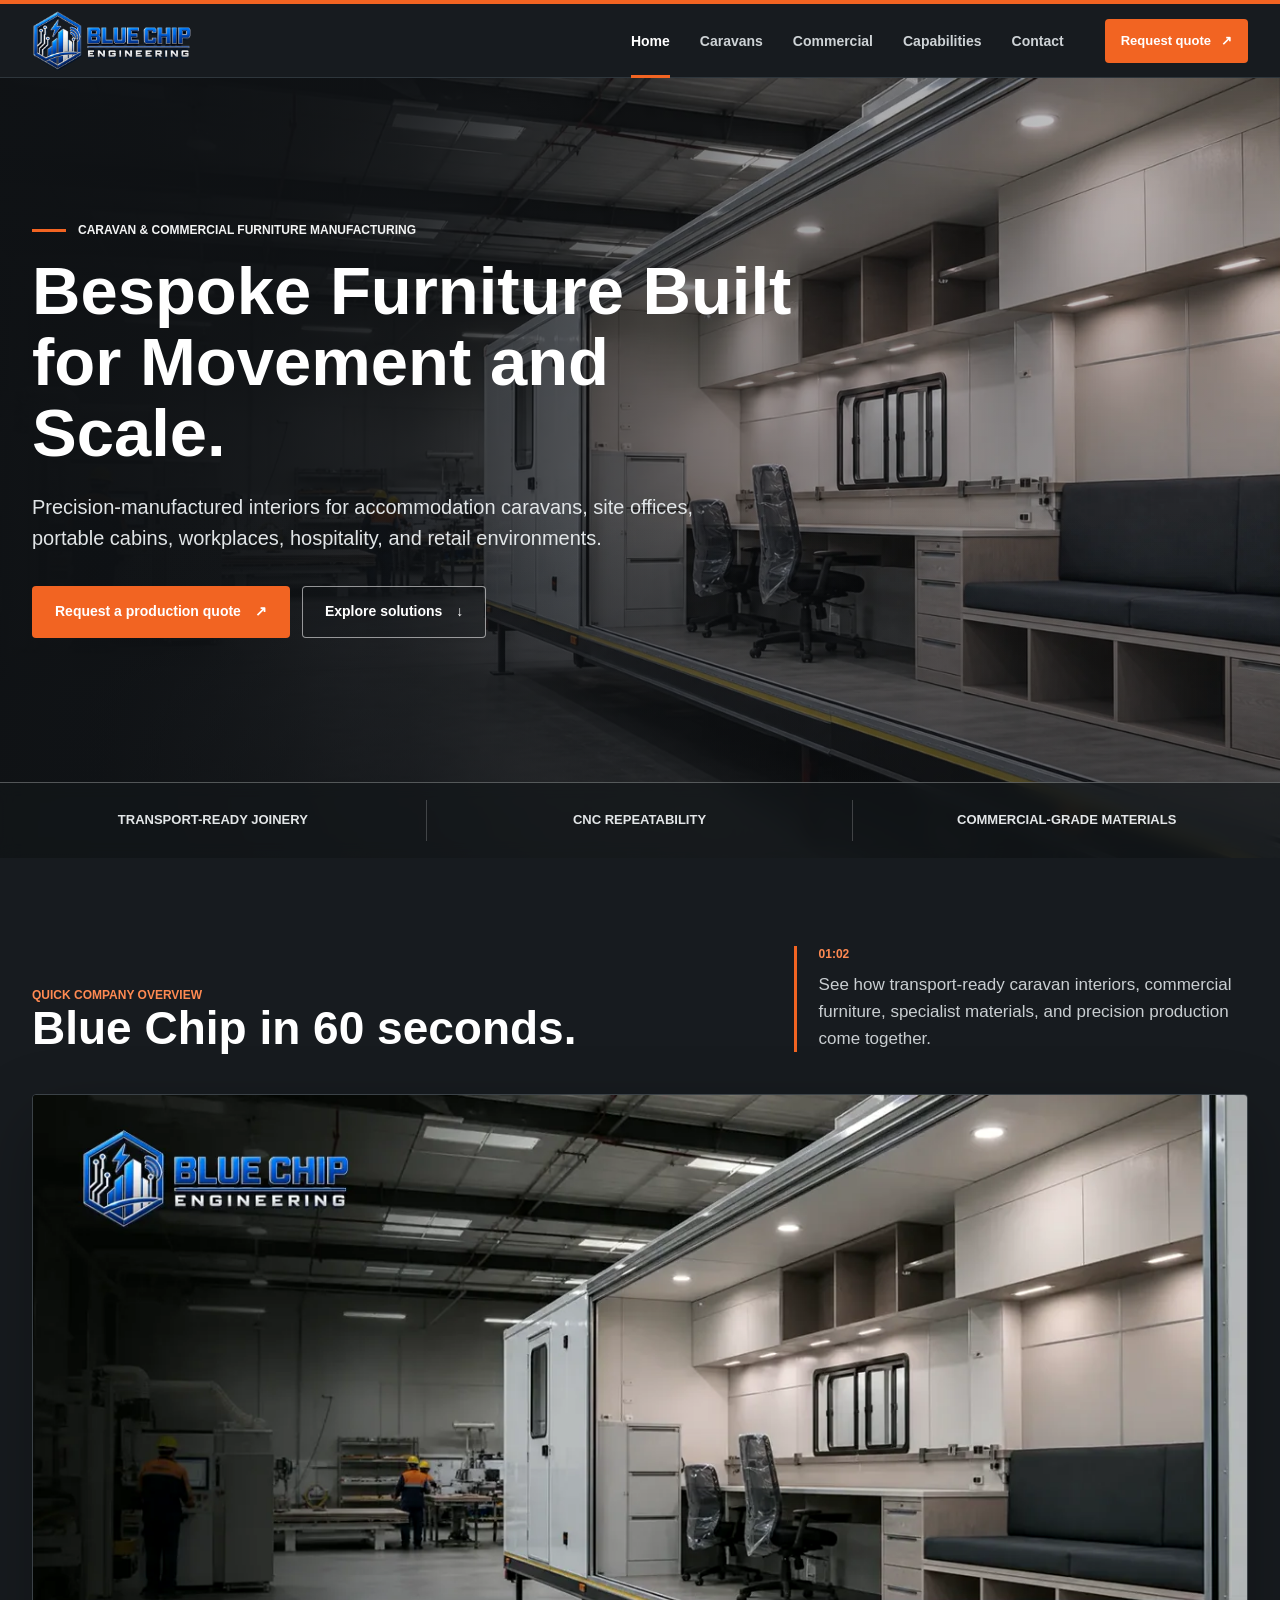
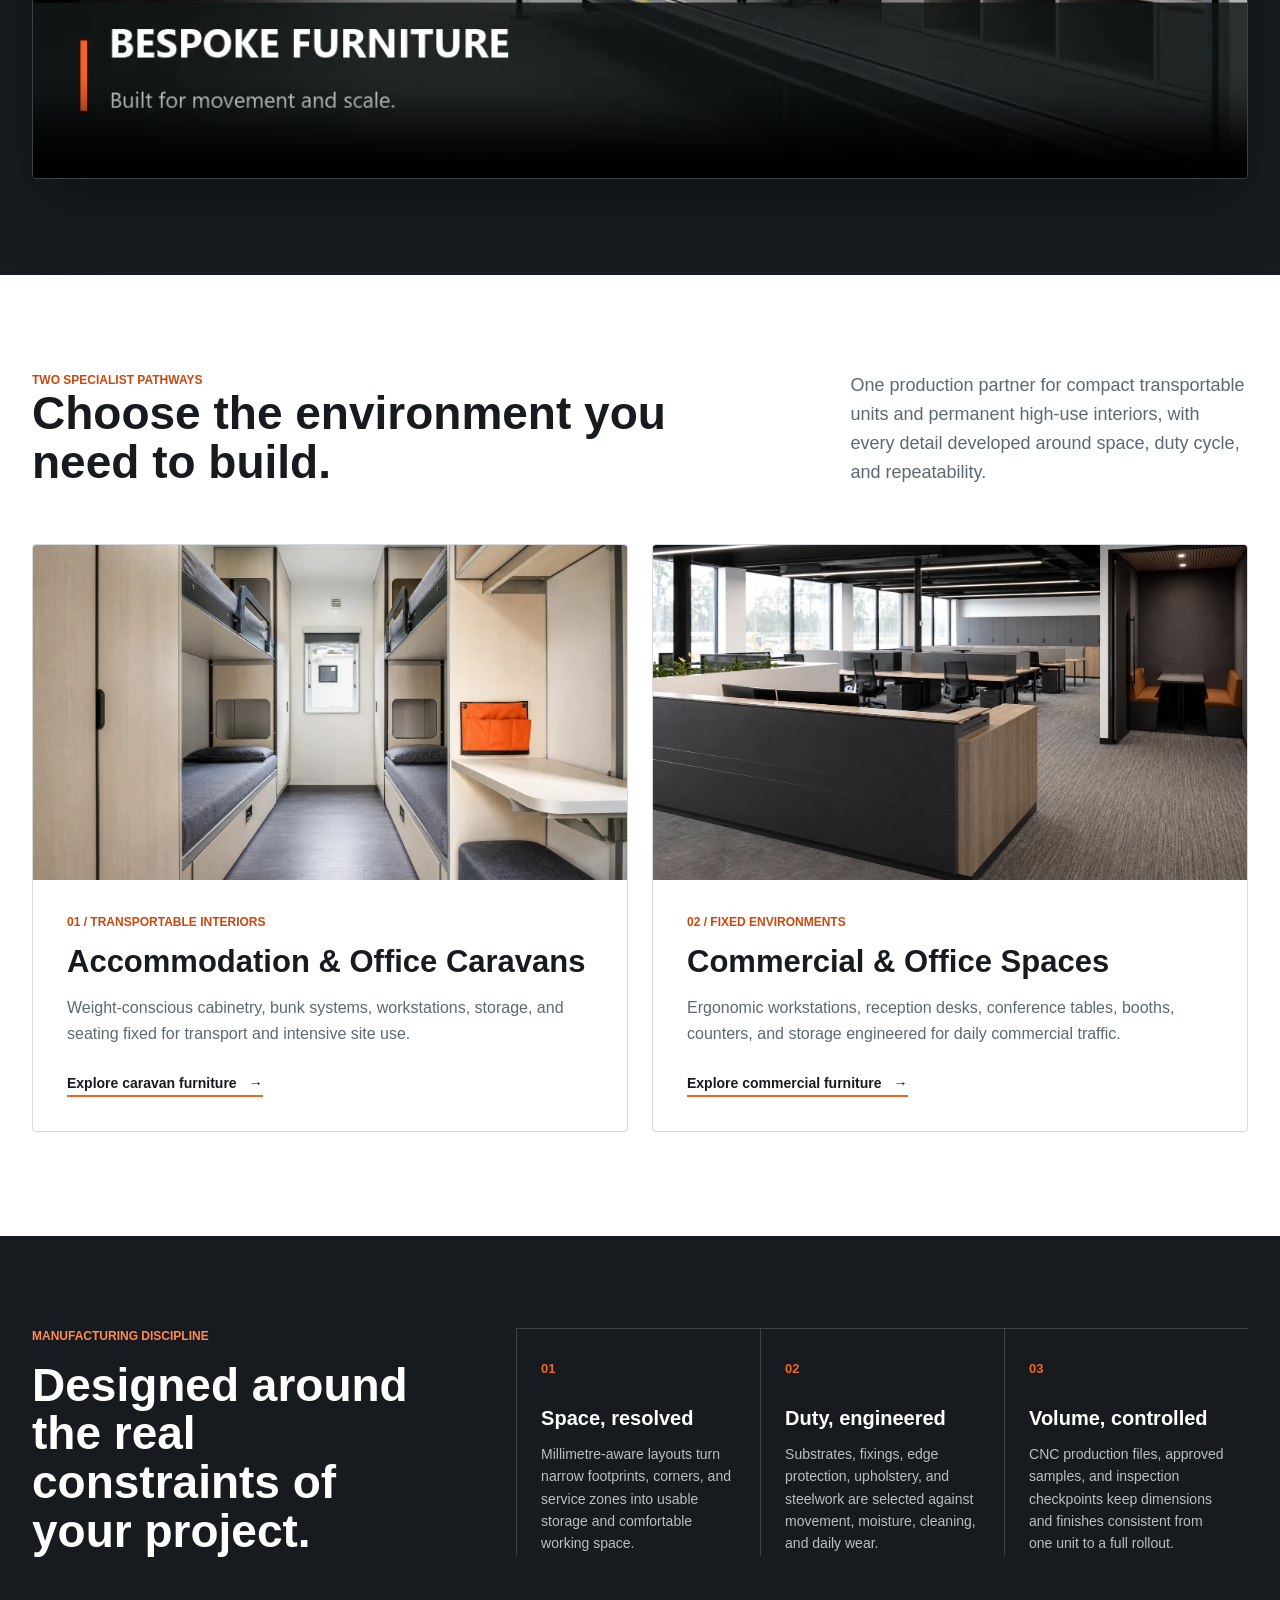
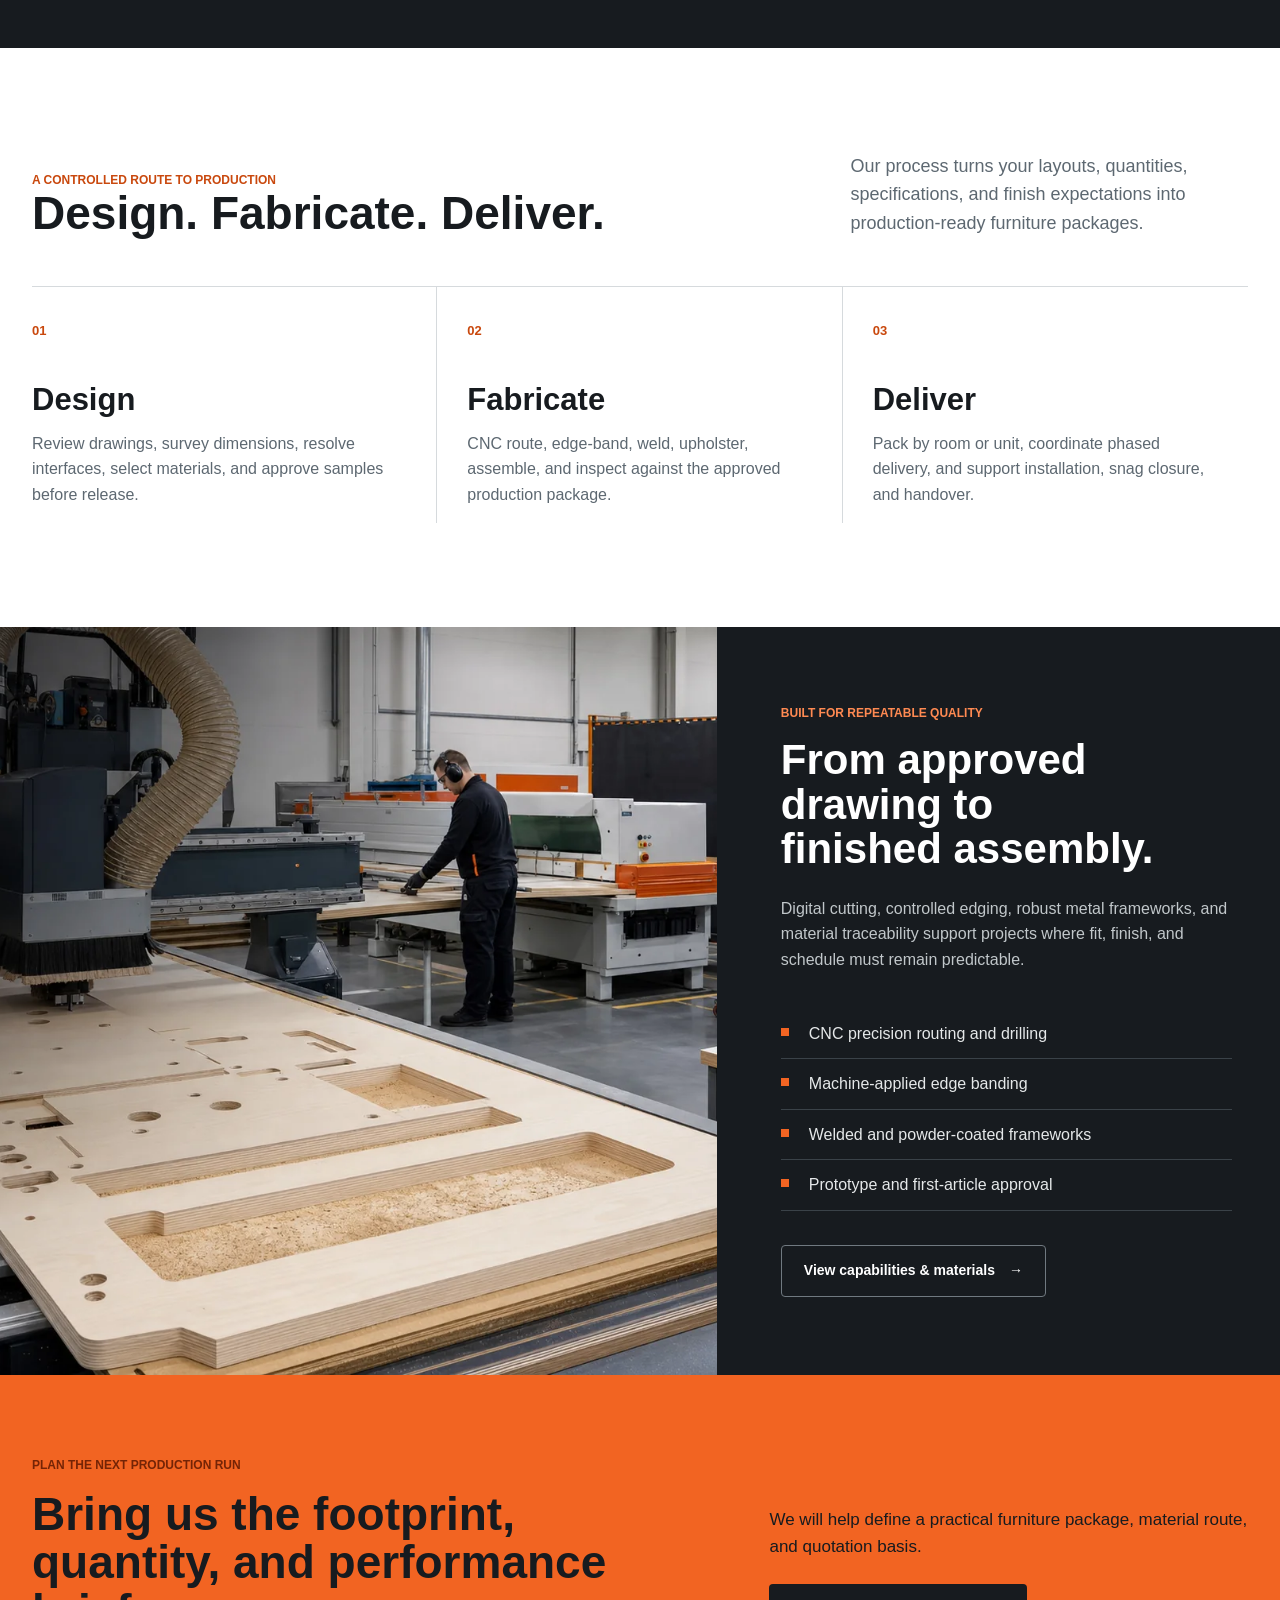
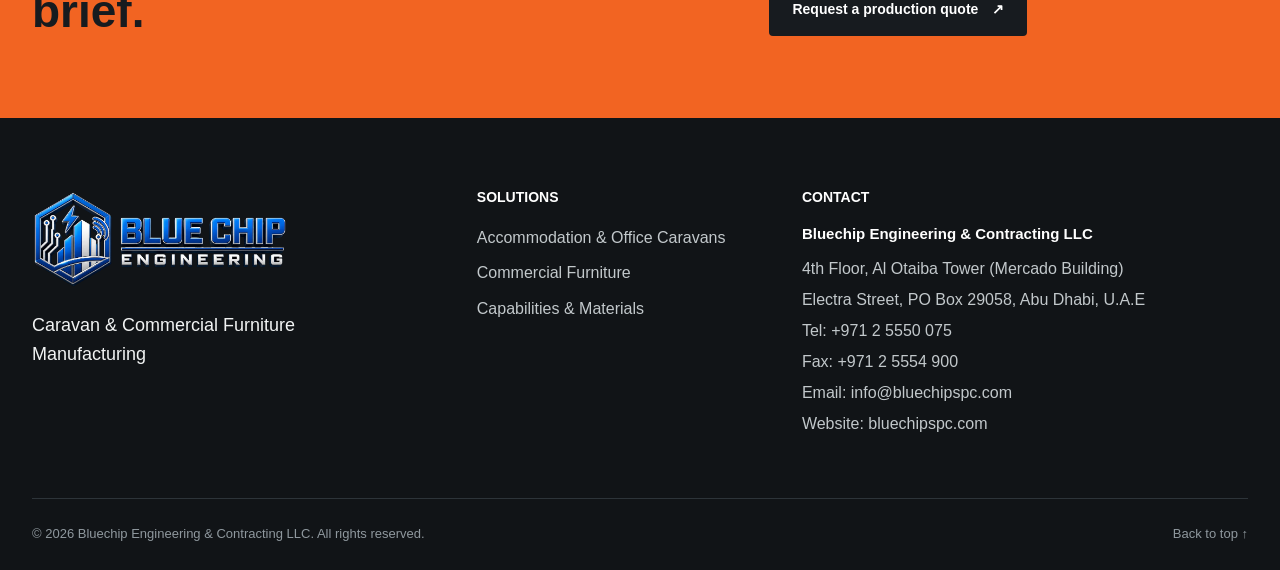
<file: index.html>
<!doctype html>
<html lang="en">
  <head>
    <meta charset="utf-8">
    <meta name="viewport" content="width=device-width, initial-scale=1">
    <title>Caravan &amp; Commercial Furniture Manufacturer | Blue Chip UAE</title>
    <meta name="description" content="Blue Chip manufactures bespoke furniture for accommodation caravans, site offices, commercial workplaces, hospitality, and retail projects in the UAE.">
    <meta name="theme-color" content="#171b1f">
    <link rel="canonical" href="https://bluechipspc.com/">
    <meta property="og:title" content="Blue Chip | Caravan &amp; Commercial Furniture Manufacturing">
    <meta property="og:description" content="Bespoke furniture built for movement and scale, from accommodation caravans to high-use commercial spaces.">
    <meta property="og:type" content="website">
    <meta property="og:url" content="https://bluechipspc.com/">
    <meta property="og:image" content="https://bluechipspc.com/assets/bluechip-caravan-manufacturing-hero.webp">
    <meta property="og:image:alt" content="A site-office caravan being fitted with bespoke furniture in a modern production facility">
    <meta name="twitter:card" content="summary_large_image">
    <link rel="icon" href="assets/favicon.png" type="image/png">
    <link rel="preload" href="assets/bluechip-caravan-manufacturing-hero.webp" as="image" type="image/webp">
    <script>document.documentElement.classList.add("js");</script>
    <link rel="stylesheet" href="styles.css">
    <script type="application/ld+json">
      {
        "@context": "https://schema.org",
        "@type": "Organization",
        "name": "Bluechip Engineering & Contracting LLC",
        "legalName": "Bluechip Engineering & Contracting LLC",
        "url": "https://bluechipspc.com/",
        "logo": "https://bluechipspc.com/assets/bluechip-logo.webp",
        "description": "Manufacturer of bespoke accommodation caravan, site-office, and commercial furniture in the UAE.",
        "email": "info@bluechipspc.com",
        "telephone": "+97125550075",
        "faxNumber": "+97125554900",
        "address": {
          "@type": "PostalAddress",
          "streetAddress": "4th Floor, Al Otaiba Tower (Mercado Building), Electra Street",
          "postOfficeBoxNumber": "29058",
          "addressLocality": "Abu Dhabi",
          "addressCountry": "AE"
        }
      }
    </script>
  </head>
  <body class="home-page">
    <a class="skip-link" href="#main-content">Skip to content</a>

    <header class="site-header" id="top">
      <div class="header-shell">
        <a class="brand" href="index.html" aria-label="Blue Chip home">
          <img src="assets/bluechip-logo.webp" alt="Blue Chip Engineering" width="1000" height="435">
        </a>

        <button class="nav-toggle" type="button" aria-label="Open navigation" aria-expanded="false" aria-controls="primary-navigation">
          <span></span><span></span><span></span>
        </button>

        <nav class="site-nav" id="primary-navigation" aria-label="Primary navigation">
          <a href="index.html" aria-current="page">Home</a>
          <a href="caravan-furniture.html">Caravans</a>
          <a href="commercial-furniture.html">Commercial</a>
          <a href="manufacturing-capabilities.html">Capabilities</a>
          <a href="quote-contact.html">Contact</a>
        </nav>

        <a class="header-cta" href="quote-contact.html">Request quote <span aria-hidden="true">&#8599;</span></a>
      </div>
    </header>

    <main id="main-content">
      <section class="hero home-hero" aria-labelledby="hero-title">
        <div class="hero-media" aria-hidden="true">
          <img src="assets/bluechip-caravan-manufacturing-hero.webp" alt="" width="1672" height="941" fetchpriority="high">
        </div>
        <div class="hero-shade" aria-hidden="true"></div>
        <div class="page-shell hero-content reveal is-visible">
          <p class="kicker"><span></span> Caravan &amp; commercial furniture manufacturing</p>
          <h1 id="hero-title">Bespoke Furniture Built for Movement and Scale.</h1>
          <p class="hero-lead">Precision-manufactured interiors for accommodation caravans, site offices, portable cabins, workplaces, hospitality, and retail environments.</p>
          <div class="hero-actions">
            <a class="button button-primary" href="quote-contact.html">Request a production quote <span aria-hidden="true">&#8599;</span></a>
            <a class="button button-ghost" href="#sectors">Explore solutions <span aria-hidden="true">&#8595;</span></a>
          </div>
        </div>
        <div class="hero-rail" aria-label="Core manufacturing priorities">
          <span>Transport-ready joinery</span>
          <span>CNC repeatability</span>
          <span>Commercial-grade materials</span>
        </div>
      </section>

      <section class="promo-section section-dark" id="overview-video" aria-labelledby="promo-title">
        <div class="page-shell">
          <div class="promo-heading reveal">
            <div>
              <p class="eyebrow eyebrow-light">Quick company overview</p>
              <h2 id="promo-title">Blue Chip in 60 seconds.</h2>
            </div>
            <div class="promo-intro">
              <span class="promo-runtime">01:02</span>
              <p>See how transport-ready caravan interiors, commercial furniture, specialist materials, and precision production come together.</p>
            </div>
          </div>
          <figure class="promo-media reveal">
            <video
              id="promo-video"
              controls
              loop
              muted
              playsinline
              preload="metadata"
              poster="assets/bluechip-promo-poster.webp"
              aria-label="Blue Chip caravan and commercial furniture manufacturing overview"
            >
              <source src="assets/bluechip-manufacturing-promo.mp4" type="video/mp4">
              <a href="assets/bluechip-manufacturing-promo.mp4">View the Blue Chip promotional video</a>
            </video>
            <figcaption class="sr-only">A 62-second visual overview of Blue Chip accommodation caravans, site offices, commercial furniture, hospitality fit-outs, and CNC manufacturing.</figcaption>
          </figure>
        </div>
      </section>

      <section class="sector-pathways section" id="sectors" aria-labelledby="sector-title">
        <div class="page-shell">
          <div class="section-heading reveal">
            <div>
              <p class="eyebrow">Two specialist pathways</p>
              <h2 id="sector-title">Choose the environment you need to build.</h2>
            </div>
            <p>One production partner for compact transportable units and permanent high-use interiors, with every detail developed around space, duty cycle, and repeatability.</p>
          </div>

          <div class="pathway-grid">
            <article class="pathway-card reveal">
              <a class="pathway-media" href="caravan-furniture.html" aria-label="Explore accommodation and office caravan furniture">
                <img src="assets/accommodation-caravan-interior.webp" alt="Space-efficient bunk beds, storage, and a desk inside an accommodation caravan" width="1536" height="1024" loading="lazy">
              </a>
              <div class="pathway-copy">
                <p class="pathway-number">01 / Transportable interiors</p>
                <h3>Accommodation &amp; Office Caravans</h3>
                <p>Weight-conscious cabinetry, bunk systems, workstations, storage, and seating fixed for transport and intensive site use.</p>
                <a class="text-link" href="caravan-furniture.html">Explore caravan furniture <span aria-hidden="true">&#8594;</span></a>
              </div>
            </article>

            <article class="pathway-card reveal">
              <a class="pathway-media" href="commercial-furniture.html" aria-label="Explore commercial and office furniture">
                <img src="assets/commercial-furniture-fitout.webp" alt="Custom reception desk, modular workstations, storage, and collaboration booth" width="1536" height="1024" loading="lazy">
              </a>
              <div class="pathway-copy">
                <p class="pathway-number">02 / Fixed environments</p>
                <h3>Commercial &amp; Office Spaces</h3>
                <p>Ergonomic workstations, reception desks, conference tables, booths, counters, and storage engineered for daily commercial traffic.</p>
                <a class="text-link" href="commercial-furniture.html">Explore commercial furniture <span aria-hidden="true">&#8594;</span></a>
              </div>
            </article>
          </div>
        </div>
      </section>

      <section class="value-band section-dark" aria-labelledby="value-title">
        <div class="page-shell value-layout">
          <div class="value-heading reveal">
            <p class="eyebrow eyebrow-light">Manufacturing discipline</p>
            <h2 id="value-title">Designed around the real constraints of your project.</h2>
          </div>
          <div class="value-grid">
            <article class="value-item reveal">
              <span class="value-index">01</span>
              <h3>Space, resolved</h3>
              <p>Millimetre-aware layouts turn narrow footprints, corners, and service zones into usable storage and comfortable working space.</p>
            </article>
            <article class="value-item reveal">
              <span class="value-index">02</span>
              <h3>Duty, engineered</h3>
              <p>Substrates, fixings, edge protection, upholstery, and steelwork are selected against movement, moisture, cleaning, and daily wear.</p>
            </article>
            <article class="value-item reveal">
              <span class="value-index">03</span>
              <h3>Volume, controlled</h3>
              <p>CNC production files, approved samples, and inspection checkpoints keep dimensions and finishes consistent from one unit to a full rollout.</p>
            </article>
          </div>
        </div>
      </section>

      <section class="process section" aria-labelledby="process-title">
        <div class="page-shell">
          <div class="section-heading compact reveal">
            <div>
              <p class="eyebrow">A controlled route to production</p>
              <h2 id="process-title">Design. Fabricate. Deliver.</h2>
            </div>
            <p>Our process turns your layouts, quantities, specifications, and finish expectations into production-ready furniture packages.</p>
          </div>

          <ol class="process-list">
            <li class="process-step reveal">
              <span>01</span>
              <div><h3>Design</h3><p>Review drawings, survey dimensions, resolve interfaces, select materials, and approve samples before release.</p></div>
            </li>
            <li class="process-step reveal">
              <span>02</span>
              <div><h3>Fabricate</h3><p>CNC route, edge-band, weld, upholster, assemble, and inspect against the approved production package.</p></div>
            </li>
            <li class="process-step reveal">
              <span>03</span>
              <div><h3>Deliver</h3><p>Pack by room or unit, coordinate phased delivery, and support installation, snag closure, and handover.</p></div>
            </li>
          </ol>
        </div>
      </section>

      <section class="capability-feature" aria-labelledby="capability-title">
        <div class="capability-image reveal">
          <img src="assets/cnc-furniture-manufacturing.webp" alt="CNC routing, edge banding, and steel framework fabrication in a furniture workshop" width="1672" height="941" loading="lazy">
        </div>
        <div class="capability-copy section-dark reveal">
          <p class="eyebrow eyebrow-light">Built for repeatable quality</p>
          <h2 id="capability-title">From approved drawing to finished assembly.</h2>
          <p>Digital cutting, controlled edging, robust metal frameworks, and material traceability support projects where fit, finish, and schedule must remain predictable.</p>
          <ul class="check-list">
            <li>CNC precision routing and drilling</li>
            <li>Machine-applied edge banding</li>
            <li>Welded and powder-coated frameworks</li>
            <li>Prototype and first-article approval</li>
          </ul>
          <a class="button button-outline-light" href="manufacturing-capabilities.html">View capabilities &amp; materials <span aria-hidden="true">&#8594;</span></a>
        </div>
      </section>

      <section class="cta-band" aria-labelledby="cta-title">
        <div class="page-shell cta-layout reveal">
          <div>
            <p class="eyebrow">Plan the next production run</p>
            <h2 id="cta-title">Bring us the footprint, quantity, and performance brief.</h2>
          </div>
          <div class="cta-action">
            <p>We will help define a practical furniture package, material route, and quotation basis.</p>
            <a class="button button-dark" href="quote-contact.html">Request a production quote <span aria-hidden="true">&#8599;</span></a>
          </div>
        </div>
      </section>
    </main>

    <footer class="site-footer">
      <div class="page-shell footer-grid">
        <div class="footer-brand">
          <img src="assets/bluechip-logo.webp" alt="Blue Chip Engineering" width="1000" height="435" loading="lazy">
          <p>Caravan &amp; Commercial Furniture Manufacturing</p>
        </div>
        <div class="footer-column"><h2>Solutions</h2><a href="caravan-furniture.html">Accommodation &amp; Office Caravans</a><a href="commercial-furniture.html">Commercial Furniture</a><a href="manufacturing-capabilities.html">Capabilities &amp; Materials</a></div>
        <div class="footer-column footer-contact">
          <h2>Contact</h2>
          <strong>Bluechip Engineering &amp; Contracting LLC</strong>
          <span>4th Floor, Al Otaiba Tower (Mercado Building)</span>
          <span>Electra Street, PO Box 29058, Abu Dhabi, U.A.E</span>
          <a href="tel:+97125550075">Tel: +971 2 5550 075</a>
          <a href="fax:+97125554900">Fax: +971 2 5554 900</a>
          <a href="mailto:info@bluechipspc.com">Email: info@bluechipspc.com</a>
          <a href="https://bluechipspc.com/">Website: bluechipspc.com</a>
        </div>
      </div>
      <div class="page-shell footer-base"><span>&copy; 2026 Bluechip Engineering &amp; Contracting LLC. All rights reserved.</span><a href="#top">Back to top <span aria-hidden="true">&#8593;</span></a></div>
    </footer>

    <script src="script.js" defer></script>
  </body>
</html>
</file>
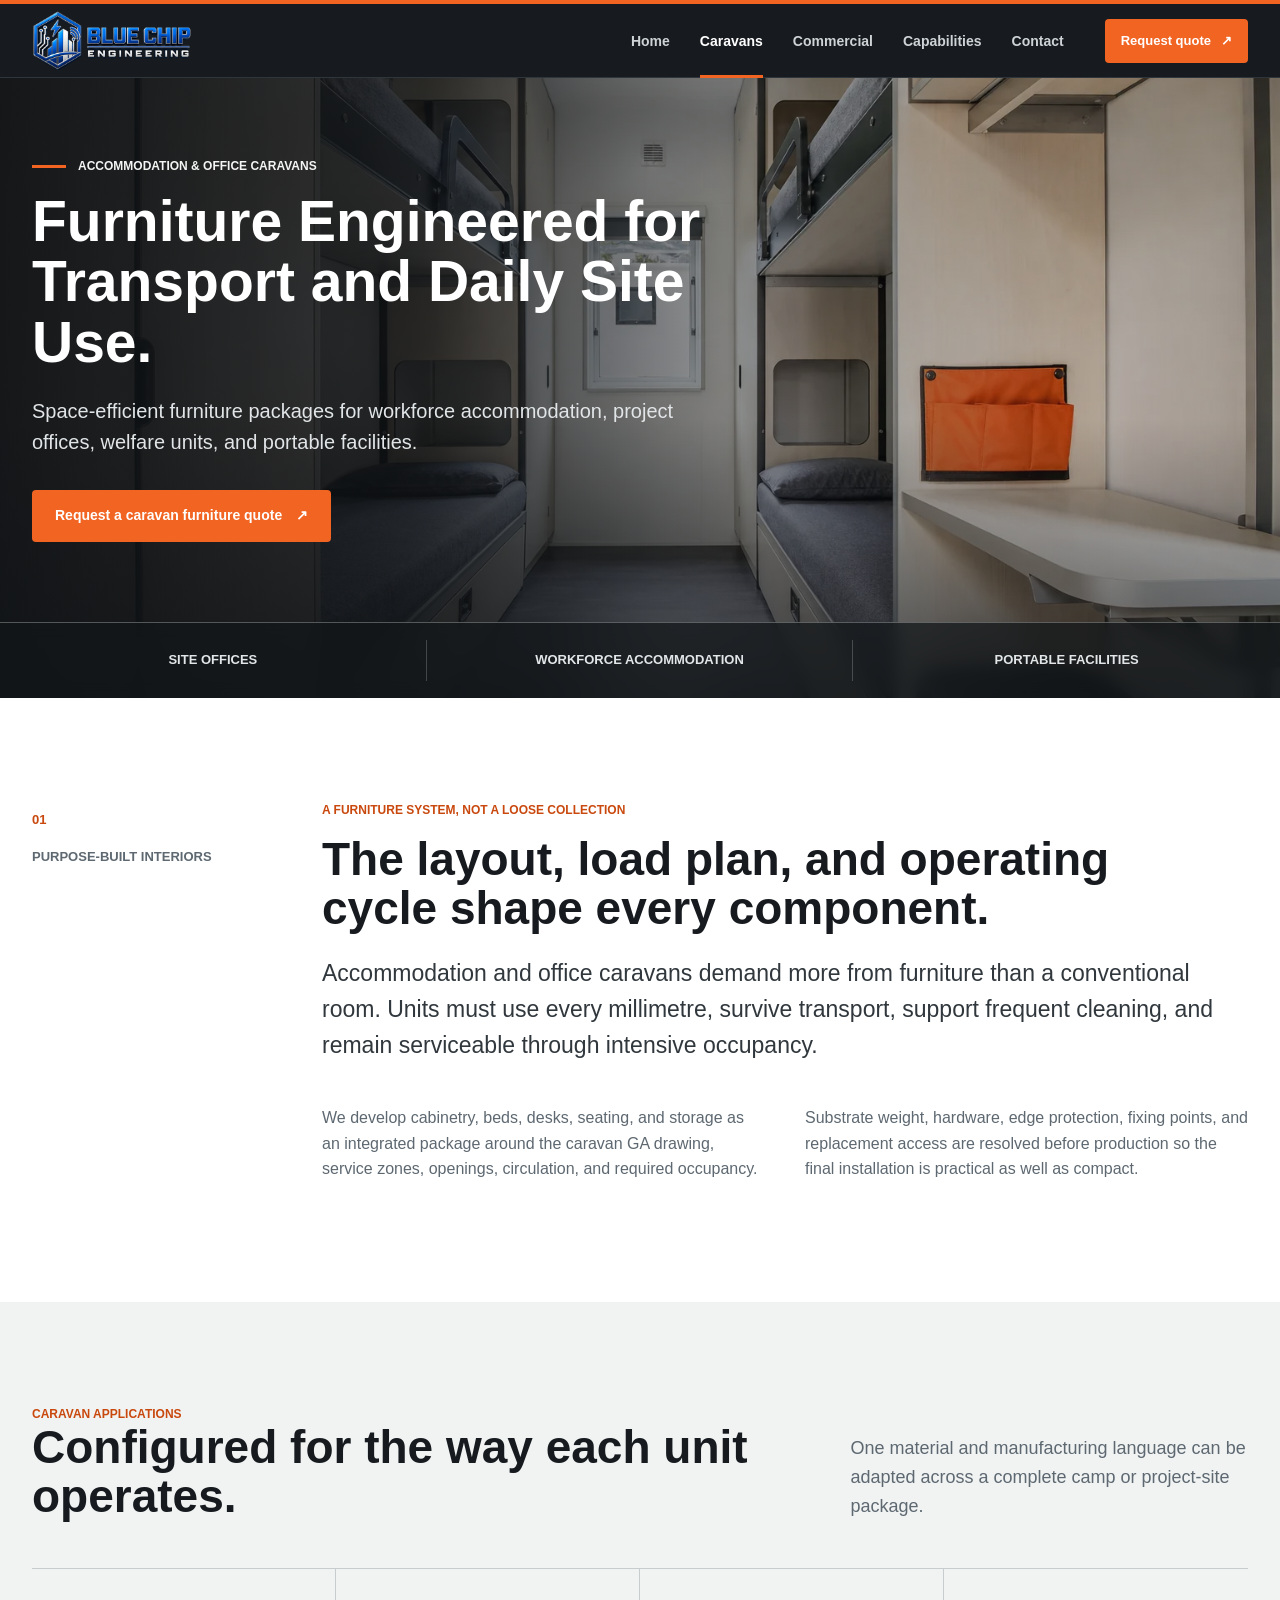
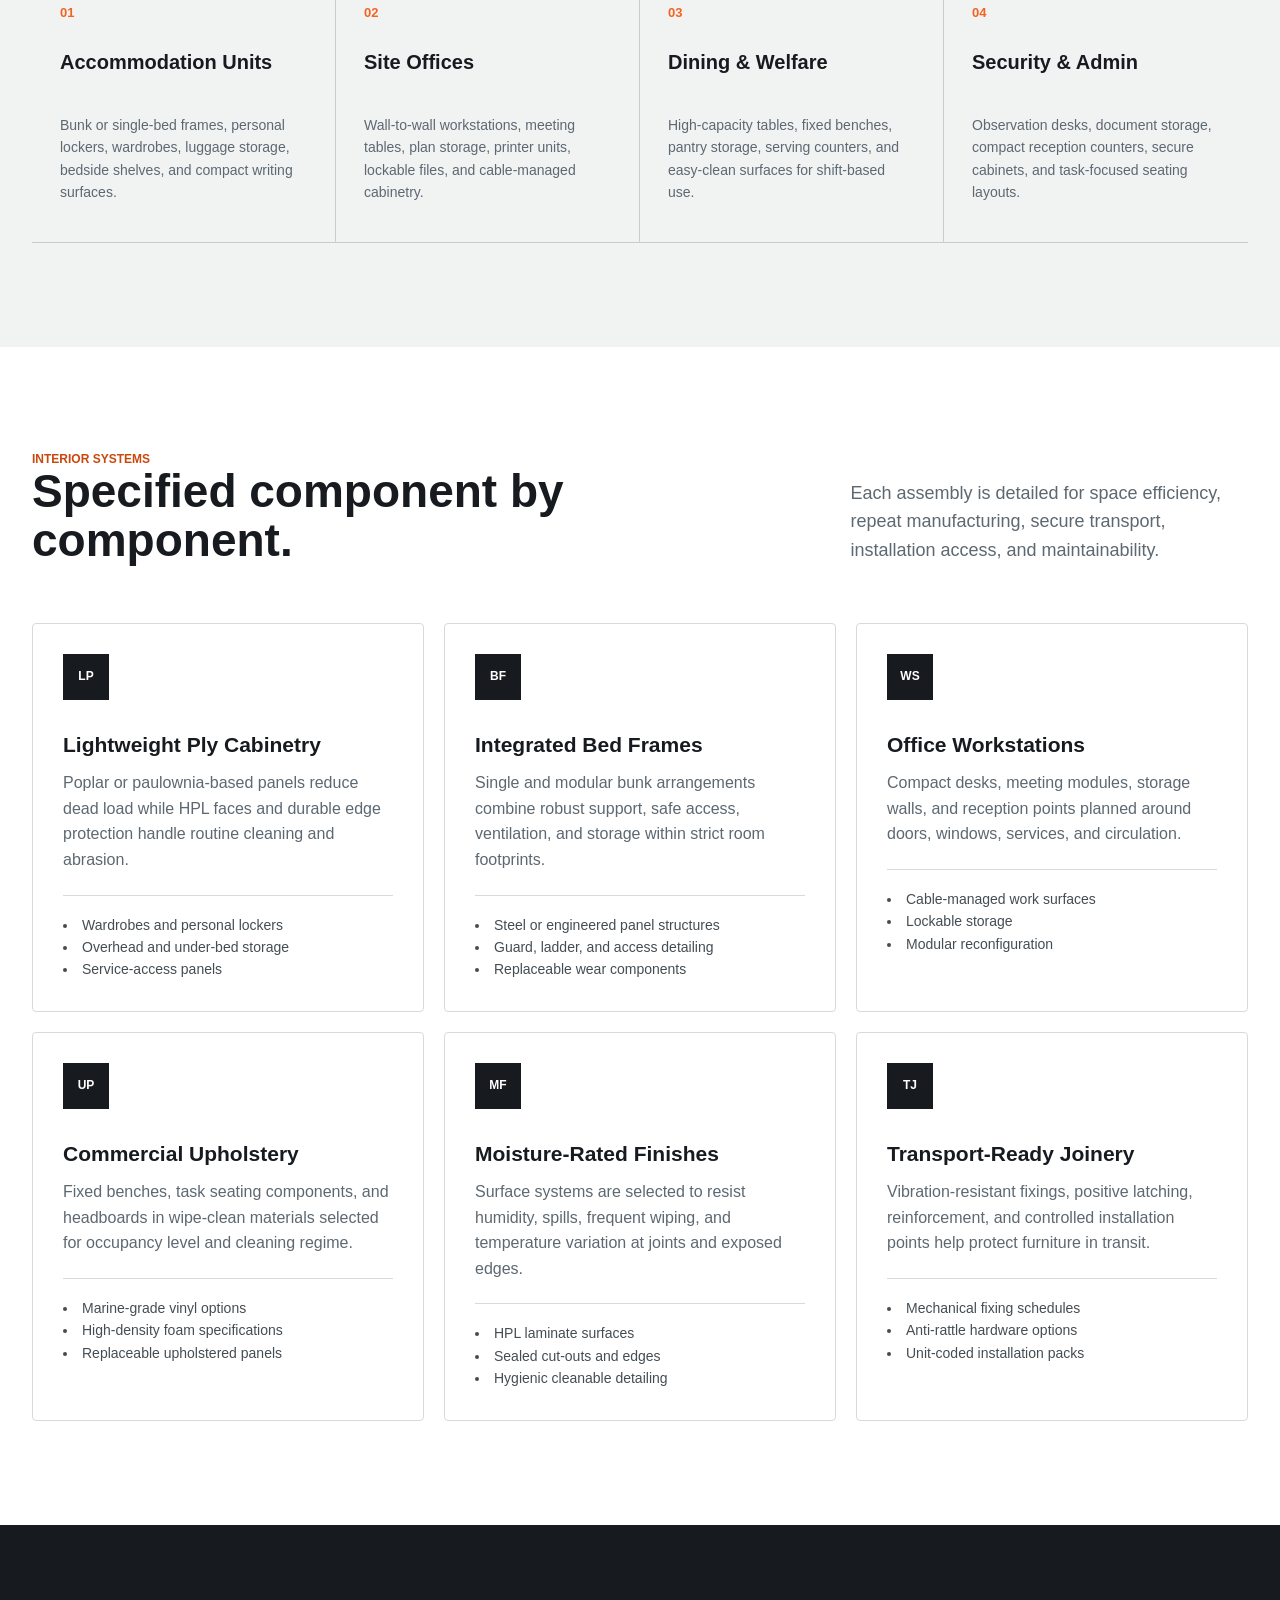
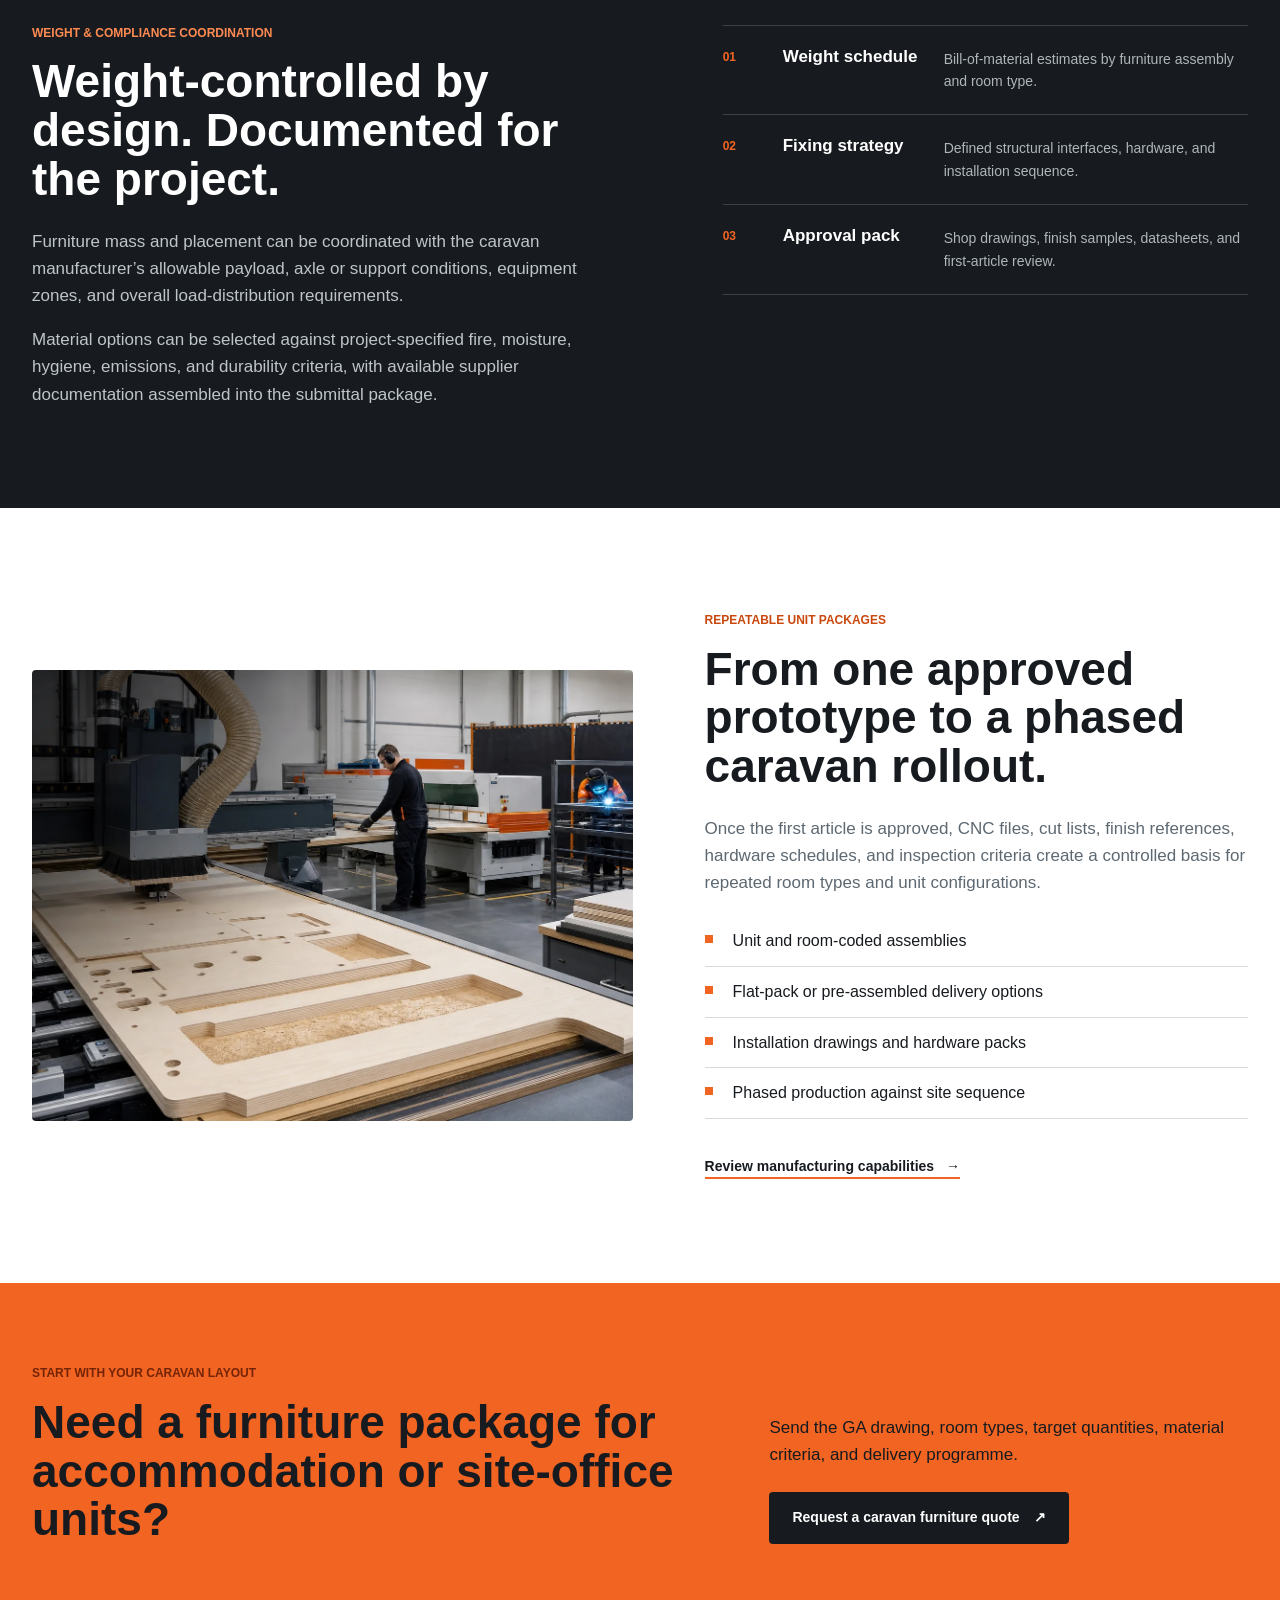
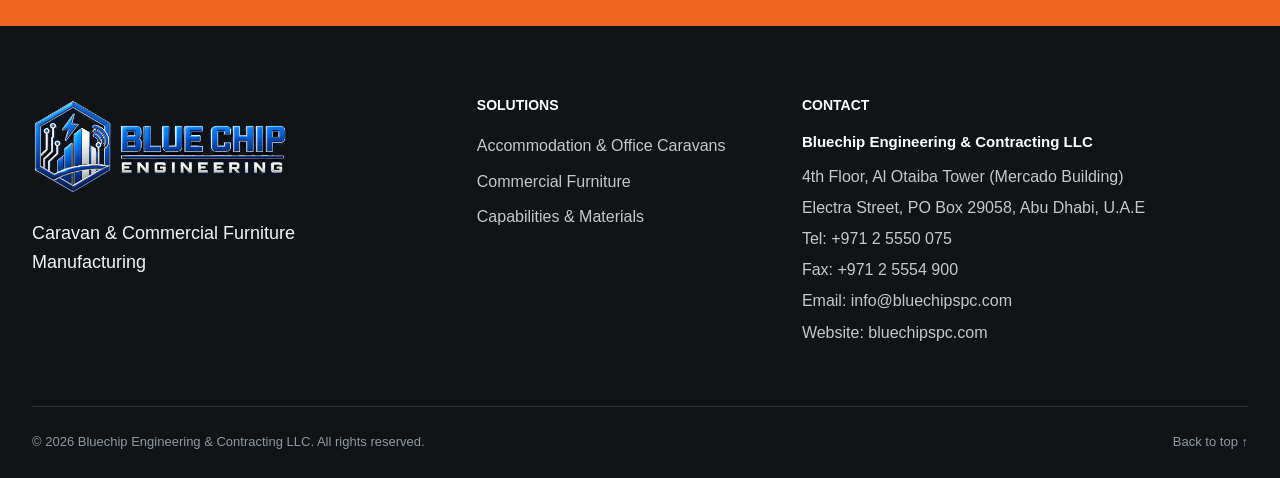
<file: caravan-furniture.html>
<!doctype html>
<html lang="en">
  <head>
    <meta charset="utf-8">
    <meta name="viewport" content="width=device-width, initial-scale=1">
    <title>Accommodation &amp; Office Caravan Furniture | Blue Chip UAE</title>
    <meta name="description" content="Custom furniture for accommodation caravans, site offices, portable cabins, and workforce facilities, engineered for transport, moisture, weight, and daily use.">
    <meta name="theme-color" content="#171b1f">
    <link rel="canonical" href="https://bluechipspc.com/caravan-furniture.html">
    <meta property="og:title" content="Accommodation &amp; Office Caravan Furniture | Blue Chip">
    <meta property="og:description" content="Weight-conscious, transport-ready furniture packages for site accommodation, offices, and portable facilities.">
    <meta property="og:type" content="website">
    <meta property="og:url" content="https://bluechipspc.com/caravan-furniture.html">
    <meta property="og:image" content="https://bluechipspc.com/assets/accommodation-caravan-interior.webp">
    <meta property="og:image:alt" content="Space-efficient furniture inside an accommodation caravan">
    <meta name="twitter:card" content="summary_large_image">
    <link rel="icon" href="assets/favicon.png" type="image/png">
    <link rel="preload" href="assets/accommodation-caravan-interior.webp" as="image" type="image/webp">
    <script>document.documentElement.classList.add("js");</script>
    <link rel="stylesheet" href="styles.css">
  </head>
  <body>
    <a class="skip-link" href="#main-content">Skip to content</a>
    <header class="site-header" id="top">
      <div class="header-shell">
        <a class="brand" href="index.html" aria-label="Blue Chip home"><img src="assets/bluechip-logo.webp" alt="Blue Chip Engineering" width="1000" height="435"></a>
        <button class="nav-toggle" type="button" aria-label="Open navigation" aria-expanded="false" aria-controls="primary-navigation"><span></span><span></span><span></span></button>
        <nav class="site-nav" id="primary-navigation" aria-label="Primary navigation">
          <a href="index.html">Home</a><a href="caravan-furniture.html" aria-current="page">Caravans</a><a href="commercial-furniture.html">Commercial</a><a href="manufacturing-capabilities.html">Capabilities</a><a href="quote-contact.html">Contact</a>
        </nav>
        <a class="header-cta" href="quote-contact.html">Request quote <span aria-hidden="true">&#8599;</span></a>
      </div>
    </header>

    <main id="main-content">
      <section class="hero subpage-hero" aria-labelledby="hero-title">
        <div class="hero-media" aria-hidden="true"><img src="assets/accommodation-caravan-interior.webp" alt="" width="1536" height="1024" fetchpriority="high"></div>
        <div class="hero-shade" aria-hidden="true"></div>
        <div class="page-shell hero-content reveal is-visible">
          <p class="kicker"><span></span> Accommodation &amp; office caravans</p>
          <h1 id="hero-title">Furniture Engineered for Transport and Daily Site Use.</h1>
          <p class="hero-lead">Space-efficient furniture packages for workforce accommodation, project offices, welfare units, and portable facilities.</p>
          <div class="hero-actions"><a class="button button-primary" href="quote-contact.html?project=caravan">Request a caravan furniture quote <span aria-hidden="true">&#8599;</span></a></div>
        </div>
        <div class="hero-rail"><span>Site offices</span><span>Workforce accommodation</span><span>Portable facilities</span></div>
      </section>

      <section class="section intro-section" aria-labelledby="intro-title">
        <div class="page-shell intro-layout">
          <div class="section-label reveal"><span>01</span><p>Purpose-built interiors</p></div>
          <div class="intro-copy reveal">
            <p class="eyebrow">A furniture system, not a loose collection</p>
            <h2 id="intro-title">The layout, load plan, and operating cycle shape every component.</h2>
            <p class="large-copy">Accommodation and office caravans demand more from furniture than a conventional room. Units must use every millimetre, survive transport, support frequent cleaning, and remain serviceable through intensive occupancy.</p>
            <div class="body-columns"><p>We develop cabinetry, beds, desks, seating, and storage as an integrated package around the caravan GA drawing, service zones, openings, circulation, and required occupancy.</p><p>Substrate weight, hardware, edge protection, fixing points, and replacement access are resolved before production so the final installation is practical as well as compact.</p></div>
          </div>
        </div>
      </section>

      <section class="application-section section-muted" aria-labelledby="application-title">
        <div class="page-shell">
          <div class="section-heading compact reveal"><div><p class="eyebrow">Caravan applications</p><h2 id="application-title">Configured for the way each unit operates.</h2></div><p>One material and manufacturing language can be adapted across a complete camp or project-site package.</p></div>
          <div class="application-grid">
            <article class="application-item reveal"><span>01</span><h3>Accommodation Units</h3><p>Bunk or single-bed frames, personal lockers, wardrobes, luggage storage, bedside shelves, and compact writing surfaces.</p></article>
            <article class="application-item reveal"><span>02</span><h3>Site Offices</h3><p>Wall-to-wall workstations, meeting tables, plan storage, printer units, lockable files, and cable-managed cabinetry.</p></article>
            <article class="application-item reveal"><span>03</span><h3>Dining &amp; Welfare</h3><p>High-capacity tables, fixed benches, pantry storage, serving counters, and easy-clean surfaces for shift-based use.</p></article>
            <article class="application-item reveal"><span>04</span><h3>Security &amp; Admin</h3><p>Observation desks, document storage, compact reception counters, secure cabinets, and task-focused seating layouts.</p></article>
          </div>
        </div>
      </section>

      <section class="section systems-section" aria-labelledby="systems-title">
        <div class="page-shell">
          <div class="section-heading reveal"><div><p class="eyebrow">Interior systems</p><h2 id="systems-title">Specified component by component.</h2></div><p>Each assembly is detailed for space efficiency, repeat manufacturing, secure transport, installation access, and maintainability.</p></div>
          <div class="systems-grid">
            <article class="system-card reveal"><div class="system-icon">LP</div><h3>Lightweight Ply Cabinetry</h3><p>Poplar or paulownia-based panels reduce dead load while HPL faces and durable edge protection handle routine cleaning and abrasion.</p><ul><li>Wardrobes and personal lockers</li><li>Overhead and under-bed storage</li><li>Service-access panels</li></ul></article>
            <article class="system-card reveal"><div class="system-icon">BF</div><h3>Integrated Bed Frames</h3><p>Single and modular bunk arrangements combine robust support, safe access, ventilation, and storage within strict room footprints.</p><ul><li>Steel or engineered panel structures</li><li>Guard, ladder, and access detailing</li><li>Replaceable wear components</li></ul></article>
            <article class="system-card reveal"><div class="system-icon">WS</div><h3>Office Workstations</h3><p>Compact desks, meeting modules, storage walls, and reception points planned around doors, windows, services, and circulation.</p><ul><li>Cable-managed work surfaces</li><li>Lockable storage</li><li>Modular reconfiguration</li></ul></article>
            <article class="system-card reveal"><div class="system-icon">UP</div><h3>Commercial Upholstery</h3><p>Fixed benches, task seating components, and headboards in wipe-clean materials selected for occupancy level and cleaning regime.</p><ul><li>Marine-grade vinyl options</li><li>High-density foam specifications</li><li>Replaceable upholstered panels</li></ul></article>
            <article class="system-card reveal"><div class="system-icon">MF</div><h3>Moisture-Rated Finishes</h3><p>Surface systems are selected to resist humidity, spills, frequent wiping, and temperature variation at joints and exposed edges.</p><ul><li>HPL laminate surfaces</li><li>Sealed cut-outs and edges</li><li>Hygienic cleanable detailing</li></ul></article>
            <article class="system-card reveal"><div class="system-icon">TJ</div><h3>Transport-Ready Joinery</h3><p>Vibration-resistant fixings, positive latching, reinforcement, and controlled installation points help protect furniture in transit.</p><ul><li>Mechanical fixing schedules</li><li>Anti-rattle hardware options</li><li>Unit-coded installation packs</li></ul></article>
          </div>
        </div>
      </section>

      <section class="technical-band section-dark" aria-labelledby="technical-title">
        <div class="page-shell technical-layout">
          <div class="technical-copy reveal">
            <p class="eyebrow eyebrow-light">Weight &amp; compliance coordination</p>
            <h2 id="technical-title">Weight-controlled by design. Documented for the project.</h2>
            <p>Furniture mass and placement can be coordinated with the caravan manufacturer’s allowable payload, axle or support conditions, equipment zones, and overall load-distribution requirements.</p>
            <p>Material options can be selected against project-specified fire, moisture, hygiene, emissions, and durability criteria, with available supplier documentation assembled into the submittal package.</p>
          </div>
          <div class="technical-points">
            <div class="technical-point reveal"><span>01</span><h3>Weight schedule</h3><p>Bill-of-material estimates by furniture assembly and room type.</p></div>
            <div class="technical-point reveal"><span>02</span><h3>Fixing strategy</h3><p>Defined structural interfaces, hardware, and installation sequence.</p></div>
            <div class="technical-point reveal"><span>03</span><h3>Approval pack</h3><p>Shop drawings, finish samples, datasheets, and first-article review.</p></div>
          </div>
        </div>
      </section>

      <section class="section kit-section" aria-labelledby="kit-title">
        <div class="page-shell kit-layout">
          <div class="kit-image reveal"><img src="assets/cnc-furniture-manufacturing.webp" alt="CNC-routed lightweight furniture panels in production" width="1672" height="941" loading="lazy"></div>
          <div class="kit-copy reveal"><p class="eyebrow">Repeatable unit packages</p><h2 id="kit-title">From one approved prototype to a phased caravan rollout.</h2><p>Once the first article is approved, CNC files, cut lists, finish references, hardware schedules, and inspection criteria create a controlled basis for repeated room types and unit configurations.</p><ul class="check-list dark"><li>Unit and room-coded assemblies</li><li>Flat-pack or pre-assembled delivery options</li><li>Installation drawings and hardware packs</li><li>Phased production against site sequence</li></ul><a class="text-link" href="manufacturing-capabilities.html">Review manufacturing capabilities <span aria-hidden="true">&#8594;</span></a></div>
        </div>
      </section>

      <section class="cta-band" aria-labelledby="cta-title"><div class="page-shell cta-layout reveal"><div><p class="eyebrow">Start with your caravan layout</p><h2 id="cta-title">Need a furniture package for accommodation or site-office units?</h2></div><div class="cta-action"><p>Send the GA drawing, room types, target quantities, material criteria, and delivery programme.</p><a class="button button-dark" href="quote-contact.html?project=caravan">Request a caravan furniture quote <span aria-hidden="true">&#8599;</span></a></div></div></section>
    </main>

    <footer class="site-footer">
      <div class="page-shell footer-grid">
        <div class="footer-brand"><img src="assets/bluechip-logo.webp" alt="Blue Chip Engineering" width="1000" height="435" loading="lazy"><p>Caravan &amp; Commercial Furniture Manufacturing</p></div>
        <div class="footer-column"><h2>Solutions</h2><a href="caravan-furniture.html">Accommodation &amp; Office Caravans</a><a href="commercial-furniture.html">Commercial Furniture</a><a href="manufacturing-capabilities.html">Capabilities &amp; Materials</a></div>
        <div class="footer-column footer-contact"><h2>Contact</h2><strong>Bluechip Engineering &amp; Contracting LLC</strong><span>4th Floor, Al Otaiba Tower (Mercado Building)</span><span>Electra Street, PO Box 29058, Abu Dhabi, U.A.E</span><a href="tel:+97125550075">Tel: +971 2 5550 075</a><a href="fax:+97125554900">Fax: +971 2 5554 900</a><a href="mailto:info@bluechipspc.com">Email: info@bluechipspc.com</a><a href="https://bluechipspc.com/">Website: bluechipspc.com</a></div>
      </div>
      <div class="page-shell footer-base"><span>&copy; 2026 Bluechip Engineering &amp; Contracting LLC. All rights reserved.</span><a href="#top">Back to top <span aria-hidden="true">&#8593;</span></a></div>
    </footer>
    <script src="script.js" defer></script>
  </body>
</html>
</file>
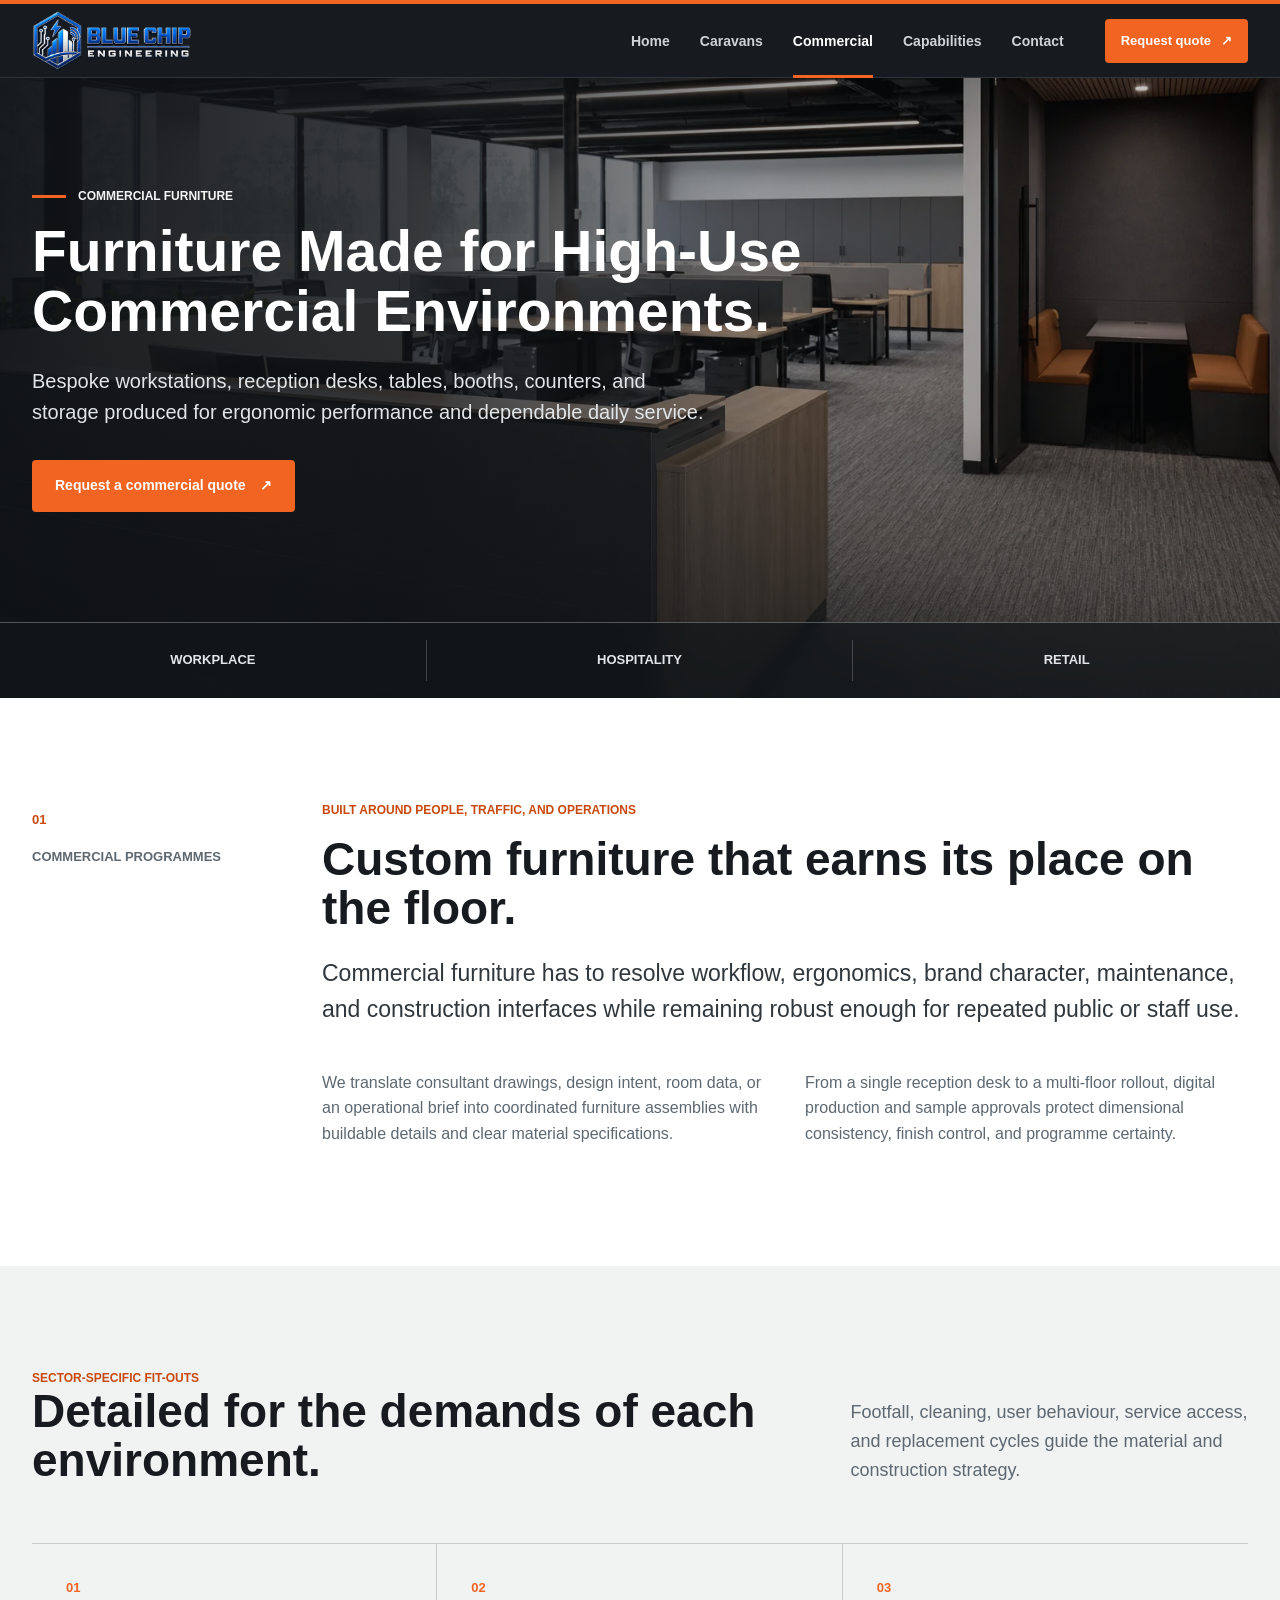
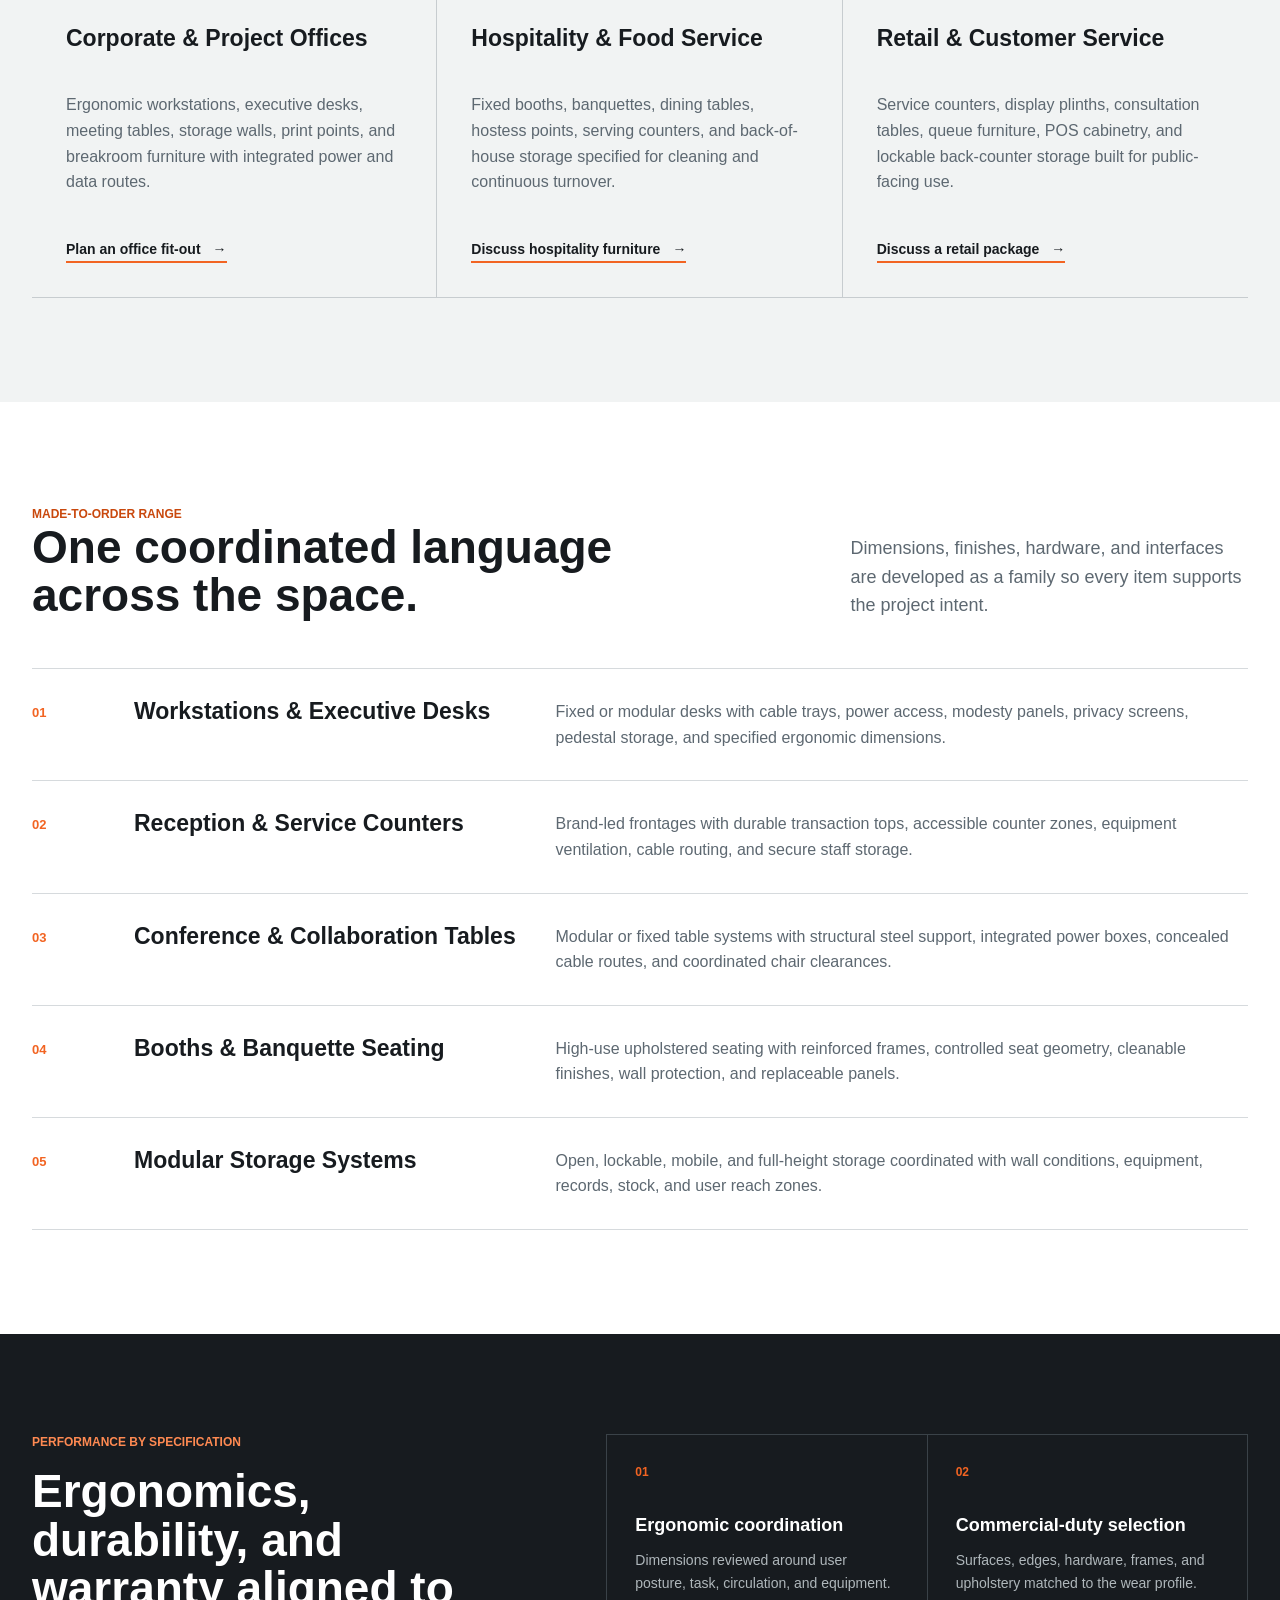
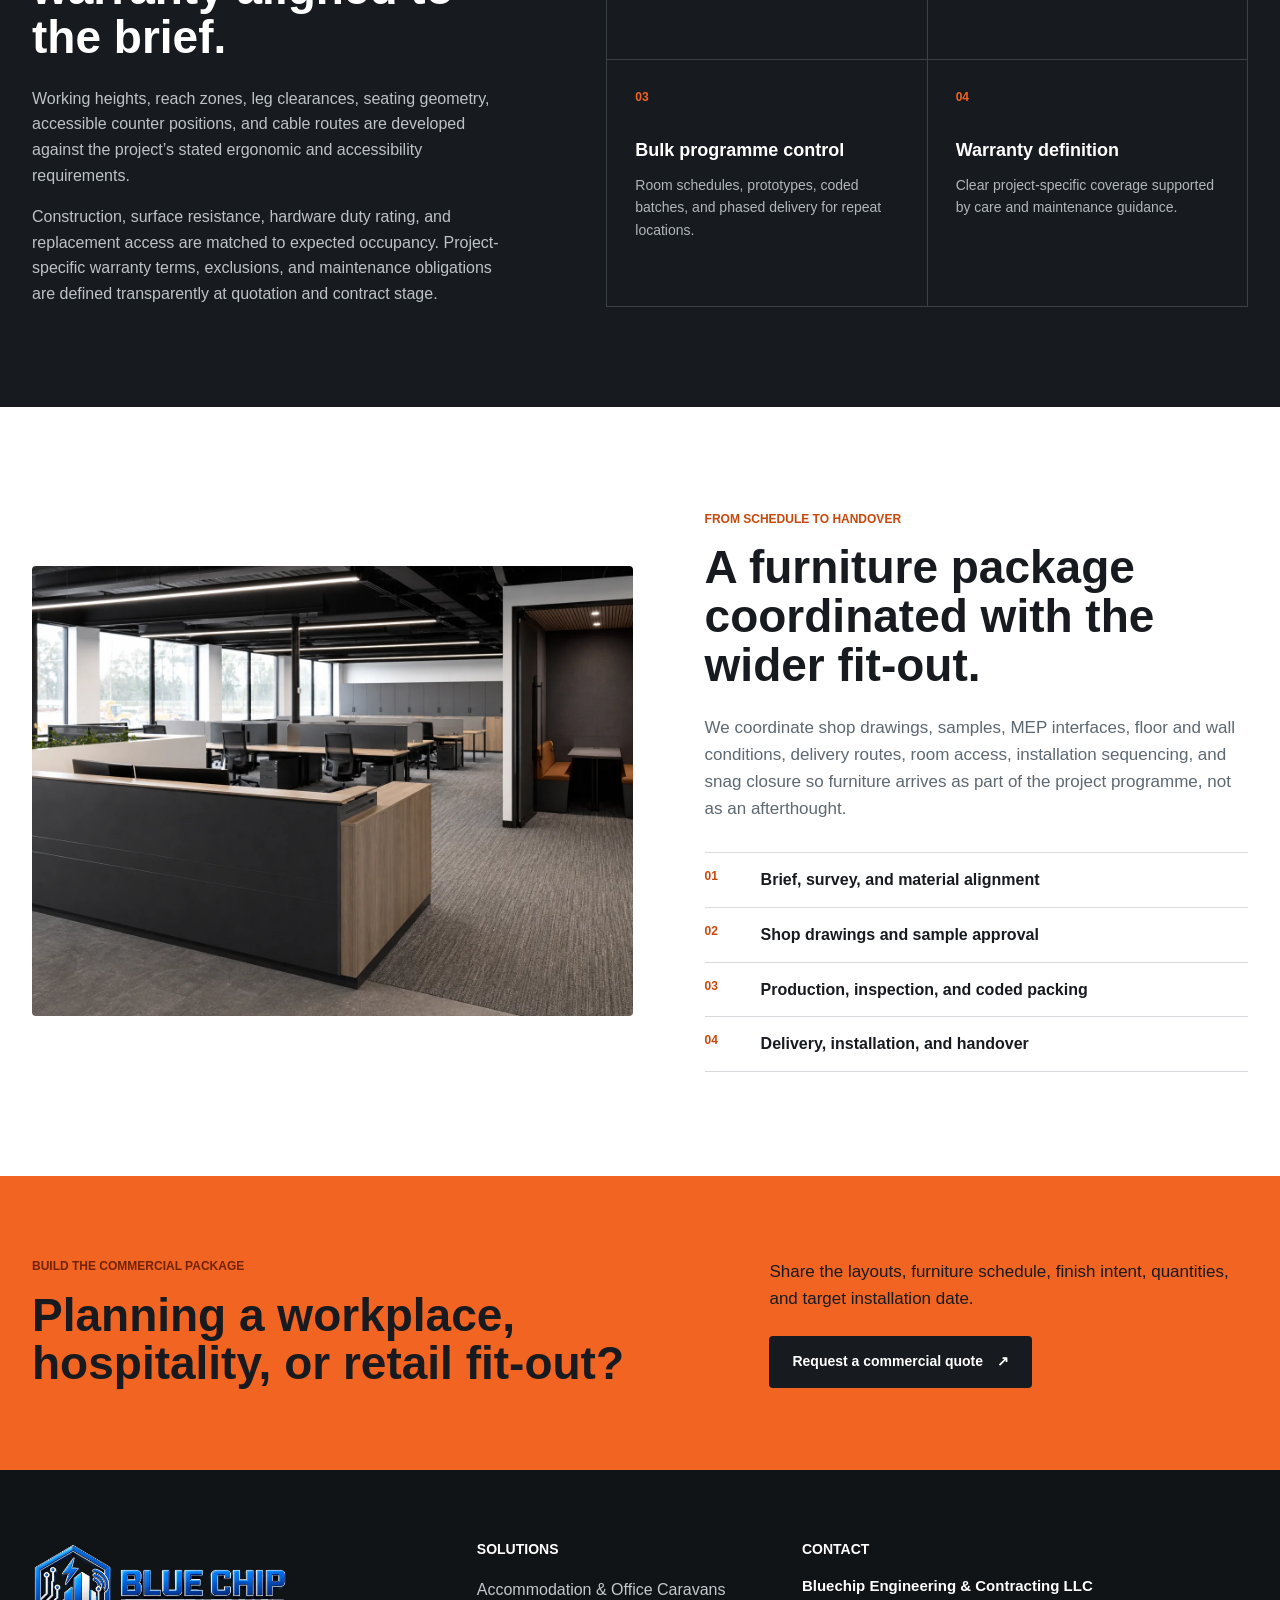
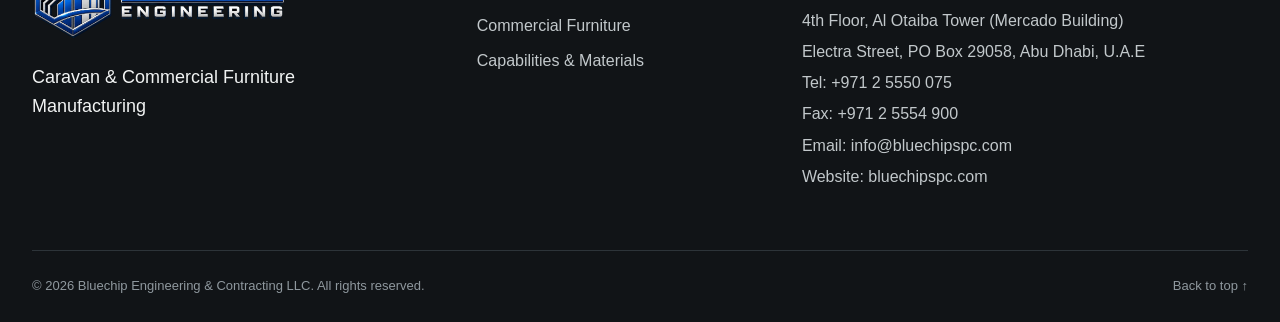
<file: commercial-furniture.html>
<!doctype html>
<html lang="en">
  <head>
    <meta charset="utf-8">
    <meta name="viewport" content="width=device-width, initial-scale=1">
    <title>Custom Commercial &amp; Office Furniture Manufacturer | Blue Chip UAE</title>
    <meta name="description" content="Bespoke office, hospitality, and retail furniture manufactured for ergonomic performance, commercial durability, and repeat project delivery in the UAE.">
    <meta name="theme-color" content="#171b1f">
    <link rel="canonical" href="https://bluechipspc.com/commercial-furniture.html">
    <meta property="og:title" content="Commercial &amp; Office Furniture Manufacturing | Blue Chip">
    <meta property="og:description" content="Custom desks, booths, counters, tables, reception points, and storage engineered for demanding commercial environments.">
    <meta property="og:type" content="website">
    <meta property="og:url" content="https://bluechipspc.com/commercial-furniture.html">
    <meta property="og:image" content="https://bluechipspc.com/assets/commercial-furniture-fitout.webp">
    <meta property="og:image:alt" content="A commercial office fitted with bespoke desks, storage, reception, and collaboration furniture">
    <meta name="twitter:card" content="summary_large_image">
    <link rel="icon" href="assets/favicon.png" type="image/png">
    <link rel="preload" href="assets/commercial-furniture-fitout.webp" as="image" type="image/webp">
    <script>document.documentElement.classList.add("js");</script>
    <link rel="stylesheet" href="styles.css">
  </head>
  <body>
    <a class="skip-link" href="#main-content">Skip to content</a>
    <header class="site-header" id="top"><div class="header-shell"><a class="brand" href="index.html" aria-label="Blue Chip home"><img src="assets/bluechip-logo.webp" alt="Blue Chip Engineering" width="1000" height="435"></a><button class="nav-toggle" type="button" aria-label="Open navigation" aria-expanded="false" aria-controls="primary-navigation"><span></span><span></span><span></span></button><nav class="site-nav" id="primary-navigation" aria-label="Primary navigation"><a href="index.html">Home</a><a href="caravan-furniture.html">Caravans</a><a href="commercial-furniture.html" aria-current="page">Commercial</a><a href="manufacturing-capabilities.html">Capabilities</a><a href="quote-contact.html">Contact</a></nav><a class="header-cta" href="quote-contact.html">Request quote <span aria-hidden="true">&#8599;</span></a></div></header>

    <main id="main-content">
      <section class="hero subpage-hero commercial-hero" aria-labelledby="hero-title">
        <div class="hero-media" aria-hidden="true"><img src="assets/commercial-furniture-fitout.webp" alt="" width="1536" height="1024" fetchpriority="high"></div><div class="hero-shade" aria-hidden="true"></div>
        <div class="page-shell hero-content reveal is-visible"><p class="kicker"><span></span> Commercial furniture</p><h1 id="hero-title">Furniture Made for High-Use Commercial Environments.</h1><p class="hero-lead">Bespoke workstations, reception desks, tables, booths, counters, and storage produced for ergonomic performance and dependable daily service.</p><div class="hero-actions"><a class="button button-primary" href="quote-contact.html?project=commercial">Request a commercial quote <span aria-hidden="true">&#8599;</span></a></div></div>
        <div class="hero-rail"><span>Workplace</span><span>Hospitality</span><span>Retail</span></div>
      </section>

      <section class="section intro-section" aria-labelledby="intro-title"><div class="page-shell intro-layout"><div class="section-label reveal"><span>01</span><p>Commercial programmes</p></div><div class="intro-copy reveal"><p class="eyebrow">Built around people, traffic, and operations</p><h2 id="intro-title">Custom furniture that earns its place on the floor.</h2><p class="large-copy">Commercial furniture has to resolve workflow, ergonomics, brand character, maintenance, and construction interfaces while remaining robust enough for repeated public or staff use.</p><div class="body-columns"><p>We translate consultant drawings, design intent, room data, or an operational brief into coordinated furniture assemblies with buildable details and clear material specifications.</p><p>From a single reception desk to a multi-floor rollout, digital production and sample approvals protect dimensional consistency, finish control, and programme certainty.</p></div></div></div></section>

      <section class="section-muted application-section" aria-labelledby="sector-title"><div class="page-shell"><div class="section-heading reveal"><div><p class="eyebrow">Sector-specific fit-outs</p><h2 id="sector-title">Detailed for the demands of each environment.</h2></div><p>Footfall, cleaning, user behaviour, service access, and replacement cycles guide the material and construction strategy.</p></div><div class="commercial-sector-grid">
        <article class="commercial-sector reveal"><span>01</span><h3>Corporate &amp; Project Offices</h3><p>Ergonomic workstations, executive desks, meeting tables, storage walls, print points, and breakroom furniture with integrated power and data routes.</p><a class="text-link" href="quote-contact.html?project=office">Plan an office fit-out <span aria-hidden="true">&#8594;</span></a></article>
        <article class="commercial-sector reveal"><span>02</span><h3>Hospitality &amp; Food Service</h3><p>Fixed booths, banquettes, dining tables, hostess points, serving counters, and back-of-house storage specified for cleaning and continuous turnover.</p><a class="text-link" href="quote-contact.html?project=hospitality">Discuss hospitality furniture <span aria-hidden="true">&#8594;</span></a></article>
        <article class="commercial-sector reveal"><span>03</span><h3>Retail &amp; Customer Service</h3><p>Service counters, display plinths, consultation tables, queue furniture, POS cabinetry, and lockable back-counter storage built for public-facing use.</p><a class="text-link" href="quote-contact.html?project=retail">Discuss a retail package <span aria-hidden="true">&#8594;</span></a></article>
      </div></div></section>

      <section class="section product-section" aria-labelledby="product-title"><div class="page-shell"><div class="section-heading compact reveal"><div><p class="eyebrow">Made-to-order range</p><h2 id="product-title">One coordinated language across the space.</h2></div><p>Dimensions, finishes, hardware, and interfaces are developed as a family so every item supports the project intent.</p></div><div class="product-table" role="list">
        <article class="product-row reveal" role="listitem"><span class="product-index">01</span><h3>Workstations &amp; Executive Desks</h3><p>Fixed or modular desks with cable trays, power access, modesty panels, privacy screens, pedestal storage, and specified ergonomic dimensions.</p></article>
        <article class="product-row reveal" role="listitem"><span class="product-index">02</span><h3>Reception &amp; Service Counters</h3><p>Brand-led frontages with durable transaction tops, accessible counter zones, equipment ventilation, cable routing, and secure staff storage.</p></article>
        <article class="product-row reveal" role="listitem"><span class="product-index">03</span><h3>Conference &amp; Collaboration Tables</h3><p>Modular or fixed table systems with structural steel support, integrated power boxes, concealed cable routes, and coordinated chair clearances.</p></article>
        <article class="product-row reveal" role="listitem"><span class="product-index">04</span><h3>Booths &amp; Banquette Seating</h3><p>High-use upholstered seating with reinforced frames, controlled seat geometry, cleanable finishes, wall protection, and replaceable panels.</p></article>
        <article class="product-row reveal" role="listitem"><span class="product-index">05</span><h3>Modular Storage Systems</h3><p>Open, lockable, mobile, and full-height storage coordinated with wall conditions, equipment, records, stock, and user reach zones.</p></article>
      </div></div></section>

      <section class="performance-section section-dark" aria-labelledby="performance-title"><div class="page-shell performance-layout"><div class="performance-copy reveal"><p class="eyebrow eyebrow-light">Performance by specification</p><h2 id="performance-title">Ergonomics, durability, and warranty aligned to the brief.</h2><p>Working heights, reach zones, leg clearances, seating geometry, accessible counter positions, and cable routes are developed against the project’s stated ergonomic and accessibility requirements.</p><p>Construction, surface resistance, hardware duty rating, and replacement access are matched to expected occupancy. Project-specific warranty terms, exclusions, and maintenance obligations are defined transparently at quotation and contract stage.</p></div><div class="performance-grid">
        <article class="performance-item reveal"><strong>01</strong><h3>Ergonomic coordination</h3><p>Dimensions reviewed around user posture, task, circulation, and equipment.</p></article>
        <article class="performance-item reveal"><strong>02</strong><h3>Commercial-duty selection</h3><p>Surfaces, edges, hardware, frames, and upholstery matched to the wear profile.</p></article>
        <article class="performance-item reveal"><strong>03</strong><h3>Bulk programme control</h3><p>Room schedules, prototypes, coded batches, and phased delivery for repeat locations.</p></article>
        <article class="performance-item reveal"><strong>04</strong><h3>Warranty definition</h3><p>Clear project-specific coverage supported by care and maintenance guidance.</p></article>
      </div></div></section>

      <section class="section delivery-section" aria-labelledby="delivery-title"><div class="page-shell delivery-layout"><div class="delivery-media reveal"><img src="assets/commercial-furniture-fitout.webp" alt="Commercial furniture package installed in a modern project office" width="1536" height="1024" loading="lazy"></div><div class="delivery-copy reveal"><p class="eyebrow">From schedule to handover</p><h2 id="delivery-title">A furniture package coordinated with the wider fit-out.</h2><p>We coordinate shop drawings, samples, MEP interfaces, floor and wall conditions, delivery routes, room access, installation sequencing, and snag closure so furniture arrives as part of the project programme, not as an afterthought.</p><ol class="mini-process"><li><span>01</span> Brief, survey, and material alignment</li><li><span>02</span> Shop drawings and sample approval</li><li><span>03</span> Production, inspection, and coded packing</li><li><span>04</span> Delivery, installation, and handover</li></ol></div></div></section>

      <section class="cta-band" aria-labelledby="cta-title"><div class="page-shell cta-layout reveal"><div><p class="eyebrow">Build the commercial package</p><h2 id="cta-title">Planning a workplace, hospitality, or retail fit-out?</h2></div><div class="cta-action"><p>Share the layouts, furniture schedule, finish intent, quantities, and target installation date.</p><a class="button button-dark" href="quote-contact.html?project=commercial">Request a commercial quote <span aria-hidden="true">&#8599;</span></a></div></div></section>
    </main>

    <footer class="site-footer">
      <div class="page-shell footer-grid">
        <div class="footer-brand"><img src="assets/bluechip-logo.webp" alt="Blue Chip Engineering" width="1000" height="435" loading="lazy"><p>Caravan &amp; Commercial Furniture Manufacturing</p></div>
        <div class="footer-column"><h2>Solutions</h2><a href="caravan-furniture.html">Accommodation &amp; Office Caravans</a><a href="commercial-furniture.html">Commercial Furniture</a><a href="manufacturing-capabilities.html">Capabilities &amp; Materials</a></div>
        <div class="footer-column footer-contact"><h2>Contact</h2><strong>Bluechip Engineering &amp; Contracting LLC</strong><span>4th Floor, Al Otaiba Tower (Mercado Building)</span><span>Electra Street, PO Box 29058, Abu Dhabi, U.A.E</span><a href="tel:+97125550075">Tel: +971 2 5550 075</a><a href="fax:+97125554900">Fax: +971 2 5554 900</a><a href="mailto:info@bluechipspc.com">Email: info@bluechipspc.com</a><a href="https://bluechipspc.com/">Website: bluechipspc.com</a></div>
      </div>
      <div class="page-shell footer-base"><span>&copy; 2026 Bluechip Engineering &amp; Contracting LLC. All rights reserved.</span><a href="#top">Back to top <span aria-hidden="true">&#8593;</span></a></div>
    </footer>
    <script src="script.js" defer></script>
  </body>
</html>
</file>
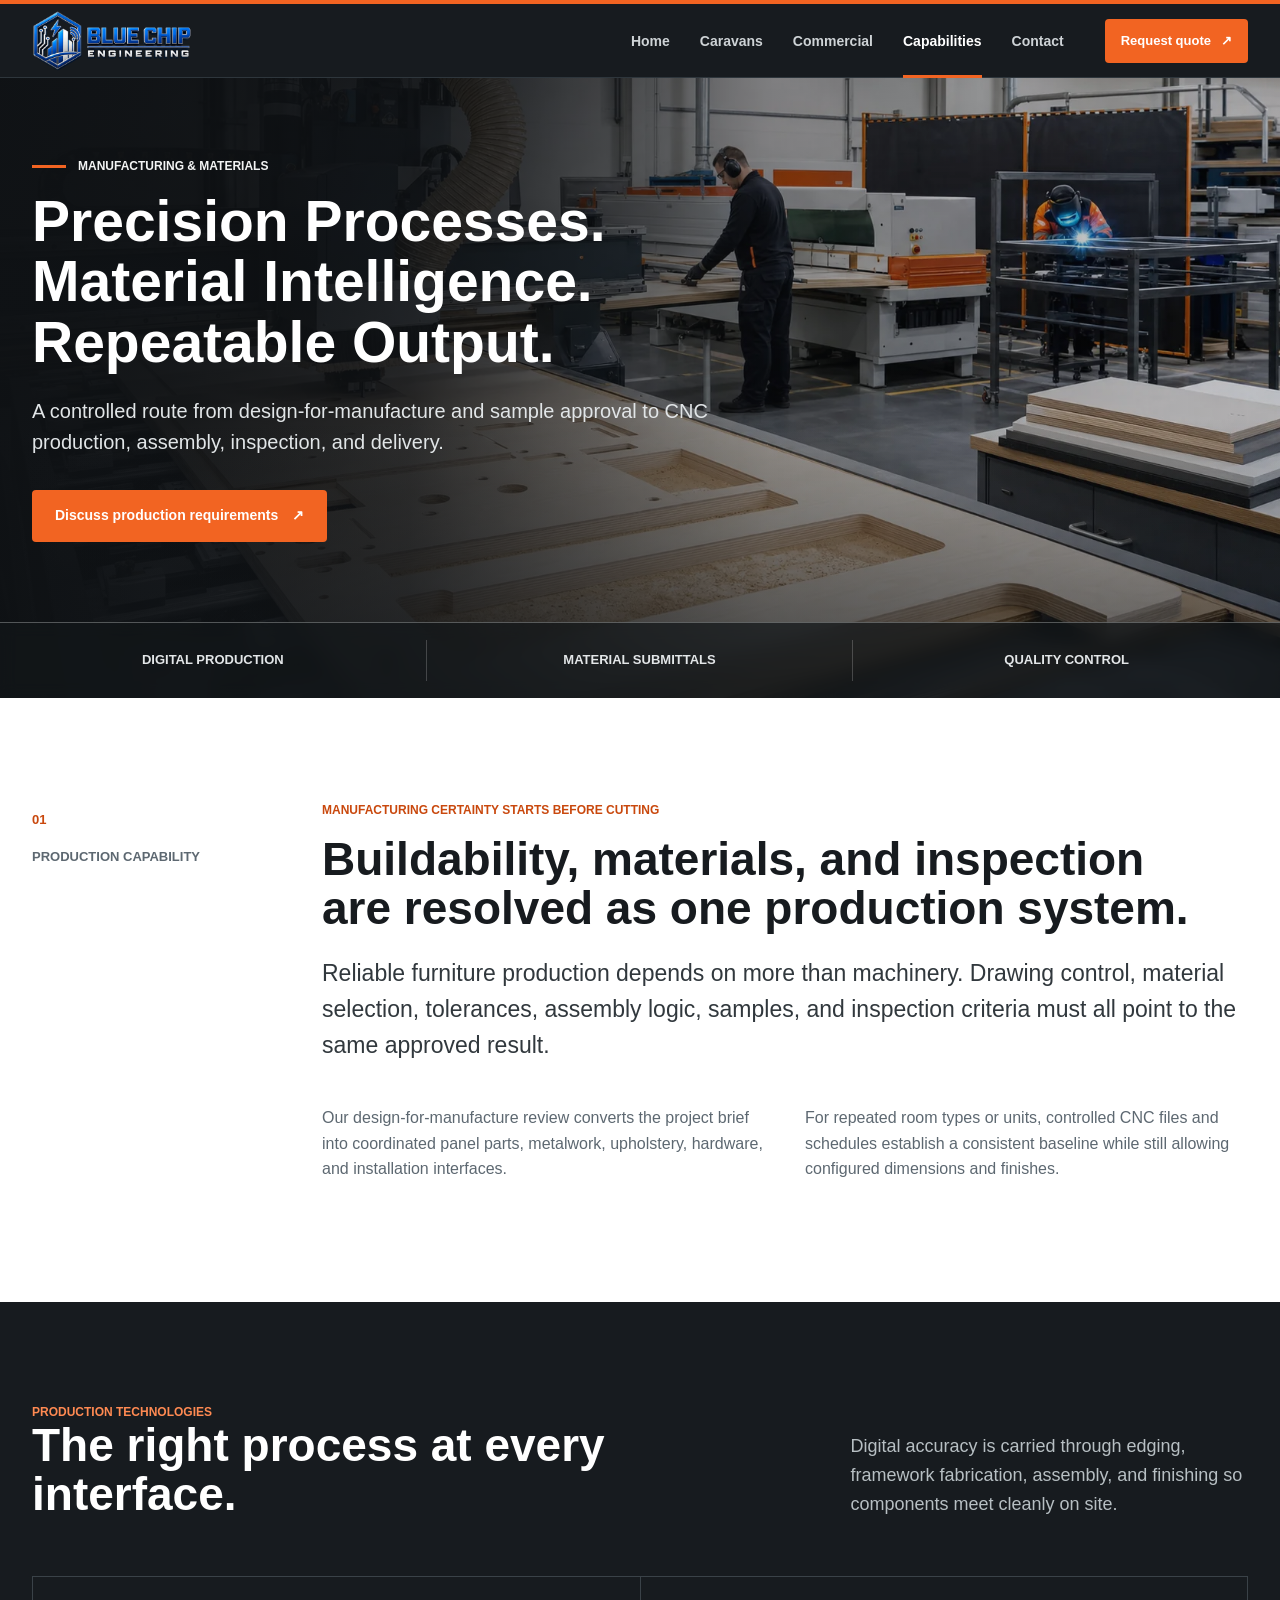
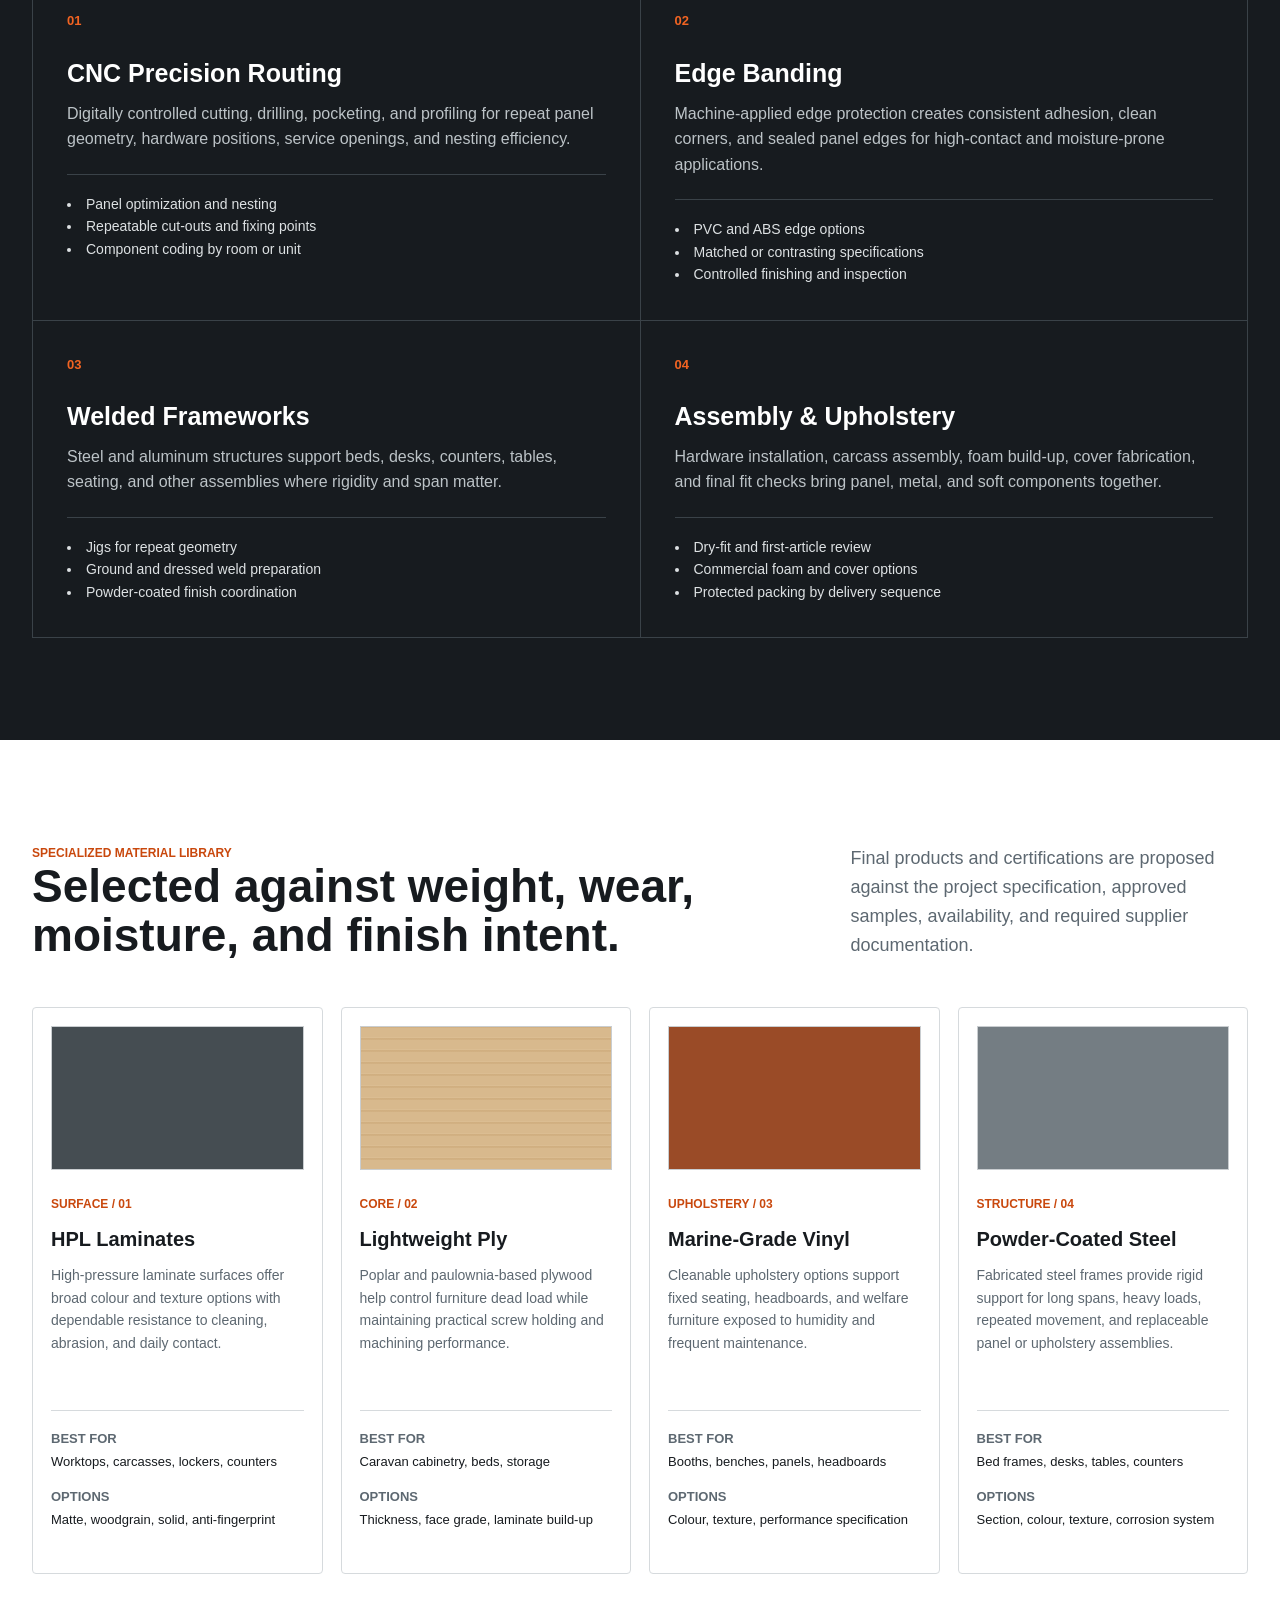
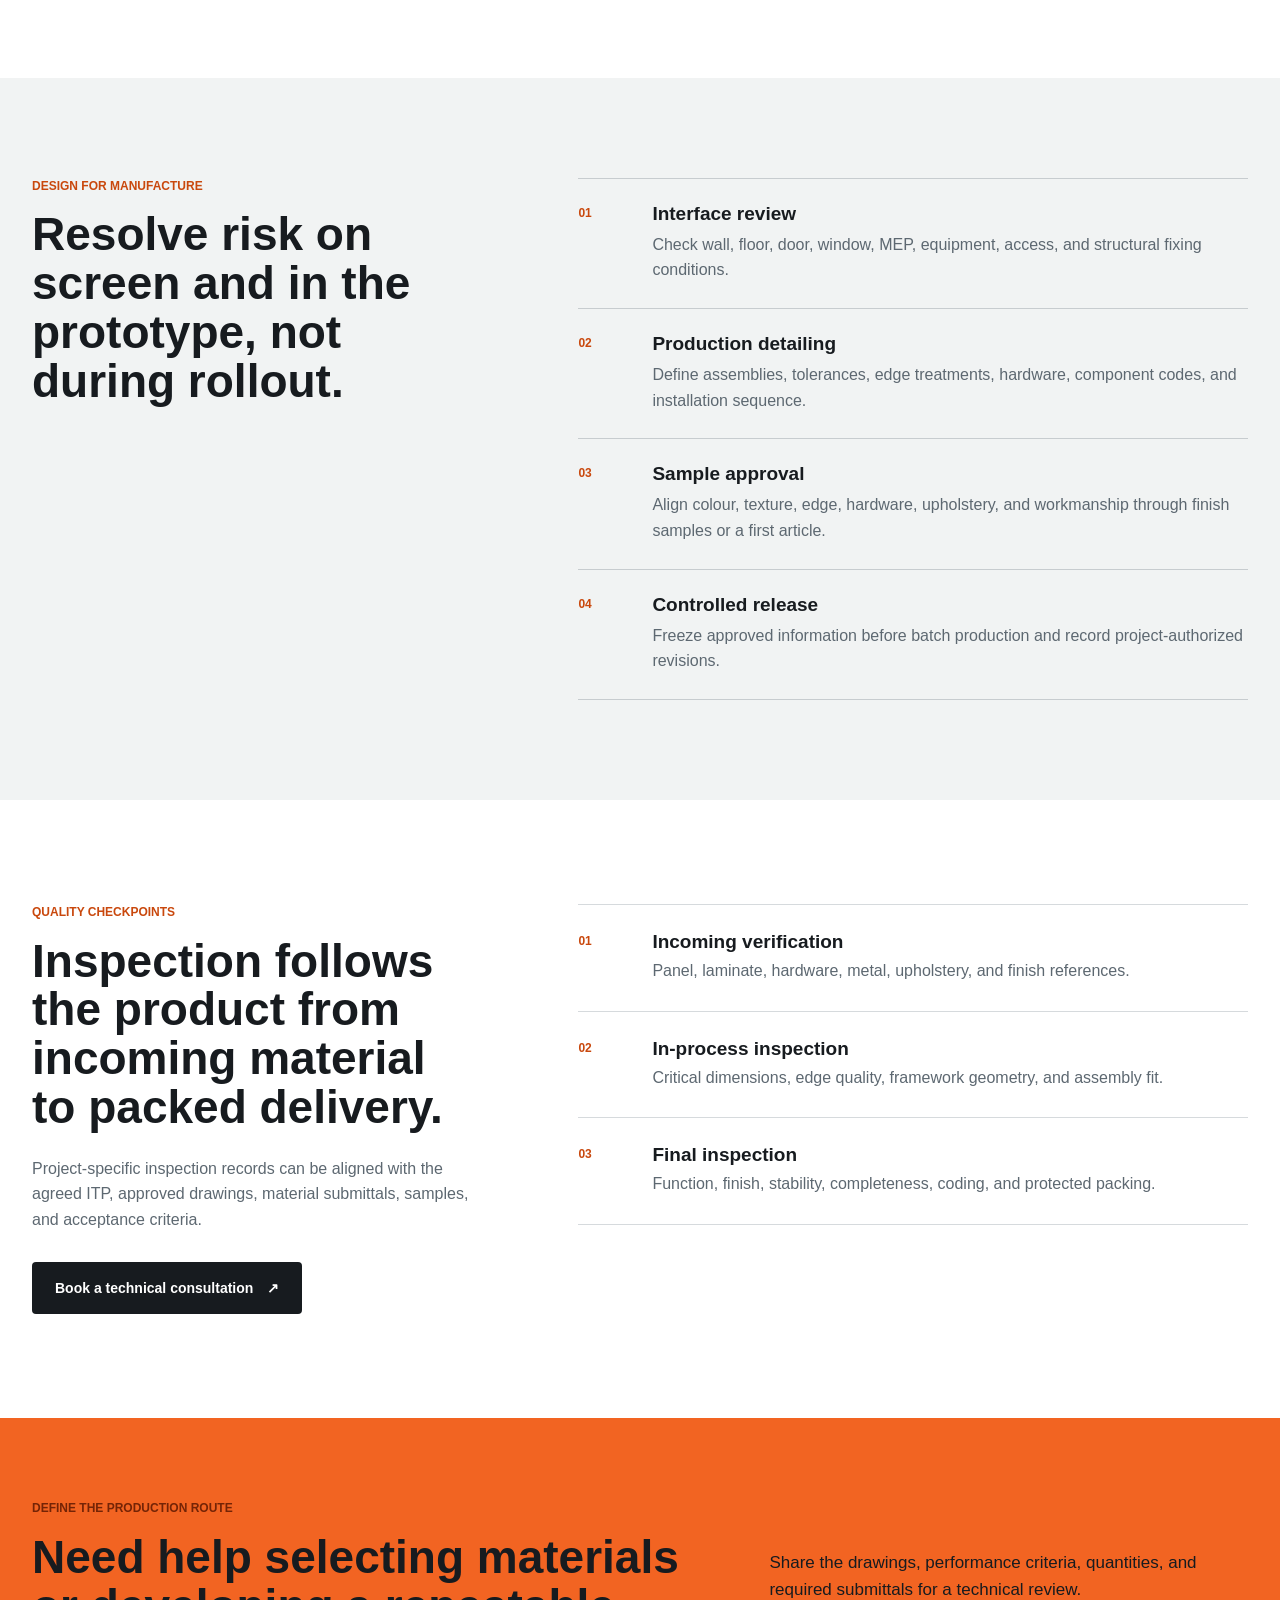
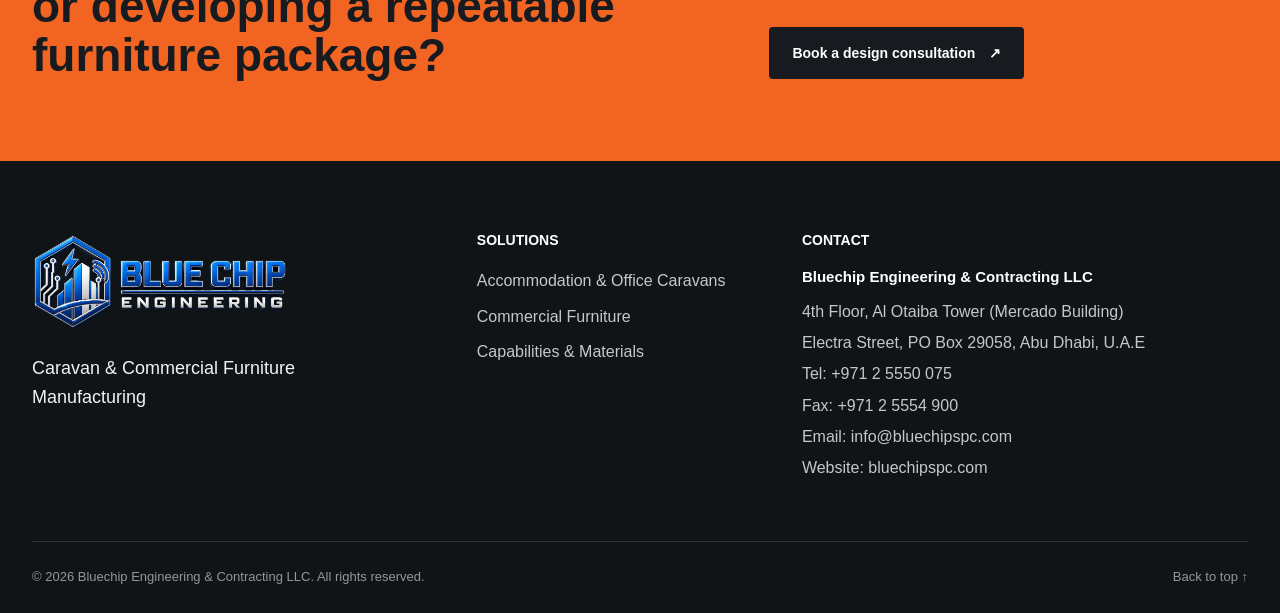
<file: manufacturing-capabilities.html>
<!doctype html>
<html lang="en">
  <head>
    <meta charset="utf-8">
    <meta name="viewport" content="width=device-width, initial-scale=1">
    <title>Furniture Manufacturing Capabilities &amp; Materials | Blue Chip UAE</title>
    <meta name="description" content="CNC precision routing, edge banding, welded furniture frameworks, upholstery, and commercial material options for caravan and fit-out production.">
    <meta name="theme-color" content="#171b1f">
    <link rel="canonical" href="https://bluechipspc.com/manufacturing-capabilities.html">
    <meta property="og:title" content="Manufacturing Capabilities &amp; Materials | Blue Chip">
    <meta property="og:description" content="A controlled production route combining digital machining, durable assemblies, and project-specific material selection.">
    <meta property="og:type" content="website">
    <meta property="og:url" content="https://bluechipspc.com/manufacturing-capabilities.html">
    <meta property="og:image" content="https://bluechipspc.com/assets/cnc-furniture-manufacturing.webp">
    <meta property="og:image:alt" content="CNC routing and framework fabrication in a modern furniture facility">
    <meta name="twitter:card" content="summary_large_image">
    <link rel="icon" href="assets/favicon.png" type="image/png">
    <link rel="preload" href="assets/cnc-furniture-manufacturing.webp" as="image" type="image/webp">
    <script>document.documentElement.classList.add("js");</script>
    <link rel="stylesheet" href="styles.css">
  </head>
  <body>
    <a class="skip-link" href="#main-content">Skip to content</a>
    <header class="site-header" id="top"><div class="header-shell"><a class="brand" href="index.html" aria-label="Blue Chip home"><img src="assets/bluechip-logo.webp" alt="Blue Chip Engineering" width="1000" height="435"></a><button class="nav-toggle" type="button" aria-label="Open navigation" aria-expanded="false" aria-controls="primary-navigation"><span></span><span></span><span></span></button><nav class="site-nav" id="primary-navigation" aria-label="Primary navigation"><a href="index.html">Home</a><a href="caravan-furniture.html">Caravans</a><a href="commercial-furniture.html">Commercial</a><a href="manufacturing-capabilities.html" aria-current="page">Capabilities</a><a href="quote-contact.html">Contact</a></nav><a class="header-cta" href="quote-contact.html">Request quote <span aria-hidden="true">&#8599;</span></a></div></header>

    <main id="main-content">
      <section class="hero subpage-hero capability-hero" aria-labelledby="hero-title">
        <div class="hero-media" aria-hidden="true"><img src="assets/cnc-furniture-manufacturing.webp" alt="" width="1672" height="941" fetchpriority="high"></div><div class="hero-shade" aria-hidden="true"></div>
        <div class="page-shell hero-content reveal is-visible"><p class="kicker"><span></span> Manufacturing &amp; materials</p><h1 id="hero-title">Precision Processes. Material Intelligence. Repeatable Output.</h1><p class="hero-lead">A controlled route from design-for-manufacture and sample approval to CNC production, assembly, inspection, and delivery.</p><div class="hero-actions"><a class="button button-primary" href="quote-contact.html?project=manufacturing">Discuss production requirements <span aria-hidden="true">&#8599;</span></a></div></div>
        <div class="hero-rail"><span>Digital production</span><span>Material submittals</span><span>Quality control</span></div>
      </section>

      <section class="section intro-section" aria-labelledby="intro-title"><div class="page-shell intro-layout"><div class="section-label reveal"><span>01</span><p>Production capability</p></div><div class="intro-copy reveal"><p class="eyebrow">Manufacturing certainty starts before cutting</p><h2 id="intro-title">Buildability, materials, and inspection are resolved as one production system.</h2><p class="large-copy">Reliable furniture production depends on more than machinery. Drawing control, material selection, tolerances, assembly logic, samples, and inspection criteria must all point to the same approved result.</p><div class="body-columns"><p>Our design-for-manufacture review converts the project brief into coordinated panel parts, metalwork, upholstery, hardware, and installation interfaces.</p><p>For repeated room types or units, controlled CNC files and schedules establish a consistent baseline while still allowing configured dimensions and finishes.</p></div></div></div></section>

      <section class="process-capabilities section-dark" aria-labelledby="process-title"><div class="page-shell"><div class="section-heading reveal"><div><p class="eyebrow eyebrow-light">Production technologies</p><h2 id="process-title">The right process at every interface.</h2></div><p>Digital accuracy is carried through edging, framework fabrication, assembly, and finishing so components meet cleanly on site.</p></div><div class="capability-process-grid">
        <article class="capability-process reveal"><span>01</span><h3>CNC Precision Routing</h3><p>Digitally controlled cutting, drilling, pocketing, and profiling for repeat panel geometry, hardware positions, service openings, and nesting efficiency.</p><ul><li>Panel optimization and nesting</li><li>Repeatable cut-outs and fixing points</li><li>Component coding by room or unit</li></ul></article>
        <article class="capability-process reveal"><span>02</span><h3>Edge Banding</h3><p>Machine-applied edge protection creates consistent adhesion, clean corners, and sealed panel edges for high-contact and moisture-prone applications.</p><ul><li>PVC and ABS edge options</li><li>Matched or contrasting specifications</li><li>Controlled finishing and inspection</li></ul></article>
        <article class="capability-process reveal"><span>03</span><h3>Welded Frameworks</h3><p>Steel and aluminum structures support beds, desks, counters, tables, seating, and other assemblies where rigidity and span matter.</p><ul><li>Jigs for repeat geometry</li><li>Ground and dressed weld preparation</li><li>Powder-coated finish coordination</li></ul></article>
        <article class="capability-process reveal"><span>04</span><h3>Assembly &amp; Upholstery</h3><p>Hardware installation, carcass assembly, foam build-up, cover fabrication, and final fit checks bring panel, metal, and soft components together.</p><ul><li>Dry-fit and first-article review</li><li>Commercial foam and cover options</li><li>Protected packing by delivery sequence</li></ul></article>
      </div></div></section>

      <section class="section materials-section" aria-labelledby="materials-title"><div class="page-shell"><div class="section-heading compact reveal"><div><p class="eyebrow">Specialized material library</p><h2 id="materials-title">Selected against weight, wear, moisture, and finish intent.</h2></div><p>Final products and certifications are proposed against the project specification, approved samples, availability, and required supplier documentation.</p></div><div class="material-grid">
        <article class="material-card reveal"><div class="material-swatch swatch-hpl" aria-hidden="true"></div><p class="material-code">SURFACE / 01</p><h3>HPL Laminates</h3><p>High-pressure laminate surfaces offer broad colour and texture options with dependable resistance to cleaning, abrasion, and daily contact.</p><dl><dt>Best for</dt><dd>Worktops, carcasses, lockers, counters</dd><dt>Options</dt><dd>Matte, woodgrain, solid, anti-fingerprint</dd></dl></article>
        <article class="material-card reveal"><div class="material-swatch swatch-ply" aria-hidden="true"></div><p class="material-code">CORE / 02</p><h3>Lightweight Ply</h3><p>Poplar and paulownia-based plywood help control furniture dead load while maintaining practical screw holding and machining performance.</p><dl><dt>Best for</dt><dd>Caravan cabinetry, beds, storage</dd><dt>Options</dt><dd>Thickness, face grade, laminate build-up</dd></dl></article>
        <article class="material-card reveal"><div class="material-swatch swatch-vinyl" aria-hidden="true"></div><p class="material-code">UPHOLSTERY / 03</p><h3>Marine-Grade Vinyl</h3><p>Cleanable upholstery options support fixed seating, headboards, and welfare furniture exposed to humidity and frequent maintenance.</p><dl><dt>Best for</dt><dd>Booths, benches, panels, headboards</dd><dt>Options</dt><dd>Colour, texture, performance specification</dd></dl></article>
        <article class="material-card reveal"><div class="material-swatch swatch-steel" aria-hidden="true"></div><p class="material-code">STRUCTURE / 04</p><h3>Powder-Coated Steel</h3><p>Fabricated steel frames provide rigid support for long spans, heavy loads, repeated movement, and replaceable panel or upholstery assemblies.</p><dl><dt>Best for</dt><dd>Bed frames, desks, tables, counters</dd><dt>Options</dt><dd>Section, colour, texture, corrosion system</dd></dl></article>
      </div></div></section>

      <section class="dfm-section section-muted" aria-labelledby="dfm-title"><div class="page-shell dfm-layout"><div class="dfm-heading reveal"><p class="eyebrow">Design for manufacture</p><h2 id="dfm-title">Resolve risk on screen and in the prototype, not during rollout.</h2></div><div class="dfm-list">
        <article class="dfm-item reveal"><span>01</span><div><h3>Interface review</h3><p>Check wall, floor, door, window, MEP, equipment, access, and structural fixing conditions.</p></div></article>
        <article class="dfm-item reveal"><span>02</span><div><h3>Production detailing</h3><p>Define assemblies, tolerances, edge treatments, hardware, component codes, and installation sequence.</p></div></article>
        <article class="dfm-item reveal"><span>03</span><div><h3>Sample approval</h3><p>Align colour, texture, edge, hardware, upholstery, and workmanship through finish samples or a first article.</p></div></article>
        <article class="dfm-item reveal"><span>04</span><div><h3>Controlled release</h3><p>Freeze approved information before batch production and record project-authorized revisions.</p></div></article>
      </div></div></section>

      <section class="section quality-section" aria-labelledby="quality-title"><div class="page-shell quality-layout"><div class="quality-copy reveal"><p class="eyebrow">Quality checkpoints</p><h2 id="quality-title">Inspection follows the product from incoming material to packed delivery.</h2><p>Project-specific inspection records can be aligned with the agreed ITP, approved drawings, material submittals, samples, and acceptance criteria.</p><a class="button button-dark" href="quote-contact.html?project=manufacturing">Book a technical consultation <span aria-hidden="true">&#8599;</span></a></div><ol class="quality-steps">
        <li class="reveal"><span>01</span><div><h3>Incoming verification</h3><p>Panel, laminate, hardware, metal, upholstery, and finish references.</p></div></li>
        <li class="reveal"><span>02</span><div><h3>In-process inspection</h3><p>Critical dimensions, edge quality, framework geometry, and assembly fit.</p></div></li>
        <li class="reveal"><span>03</span><div><h3>Final inspection</h3><p>Function, finish, stability, completeness, coding, and protected packing.</p></div></li>
      </ol></div></section>

      <section class="cta-band" aria-labelledby="cta-title"><div class="page-shell cta-layout reveal"><div><p class="eyebrow">Define the production route</p><h2 id="cta-title">Need help selecting materials or developing a repeatable furniture package?</h2></div><div class="cta-action"><p>Share the drawings, performance criteria, quantities, and required submittals for a technical review.</p><a class="button button-dark" href="quote-contact.html?project=manufacturing">Book a design consultation <span aria-hidden="true">&#8599;</span></a></div></div></section>
    </main>

    <footer class="site-footer">
      <div class="page-shell footer-grid">
        <div class="footer-brand"><img src="assets/bluechip-logo.webp" alt="Blue Chip Engineering" width="1000" height="435" loading="lazy"><p>Caravan &amp; Commercial Furniture Manufacturing</p></div>
        <div class="footer-column"><h2>Solutions</h2><a href="caravan-furniture.html">Accommodation &amp; Office Caravans</a><a href="commercial-furniture.html">Commercial Furniture</a><a href="manufacturing-capabilities.html">Capabilities &amp; Materials</a></div>
        <div class="footer-column footer-contact"><h2>Contact</h2><strong>Bluechip Engineering &amp; Contracting LLC</strong><span>4th Floor, Al Otaiba Tower (Mercado Building)</span><span>Electra Street, PO Box 29058, Abu Dhabi, U.A.E</span><a href="tel:+97125550075">Tel: +971 2 5550 075</a><a href="fax:+97125554900">Fax: +971 2 5554 900</a><a href="mailto:info@bluechipspc.com">Email: info@bluechipspc.com</a><a href="https://bluechipspc.com/">Website: bluechipspc.com</a></div>
      </div>
      <div class="page-shell footer-base"><span>&copy; 2026 Bluechip Engineering &amp; Contracting LLC. All rights reserved.</span><a href="#top">Back to top <span aria-hidden="true">&#8593;</span></a></div>
    </footer>
    <script src="script.js" defer></script>
  </body>
</html>
</file>
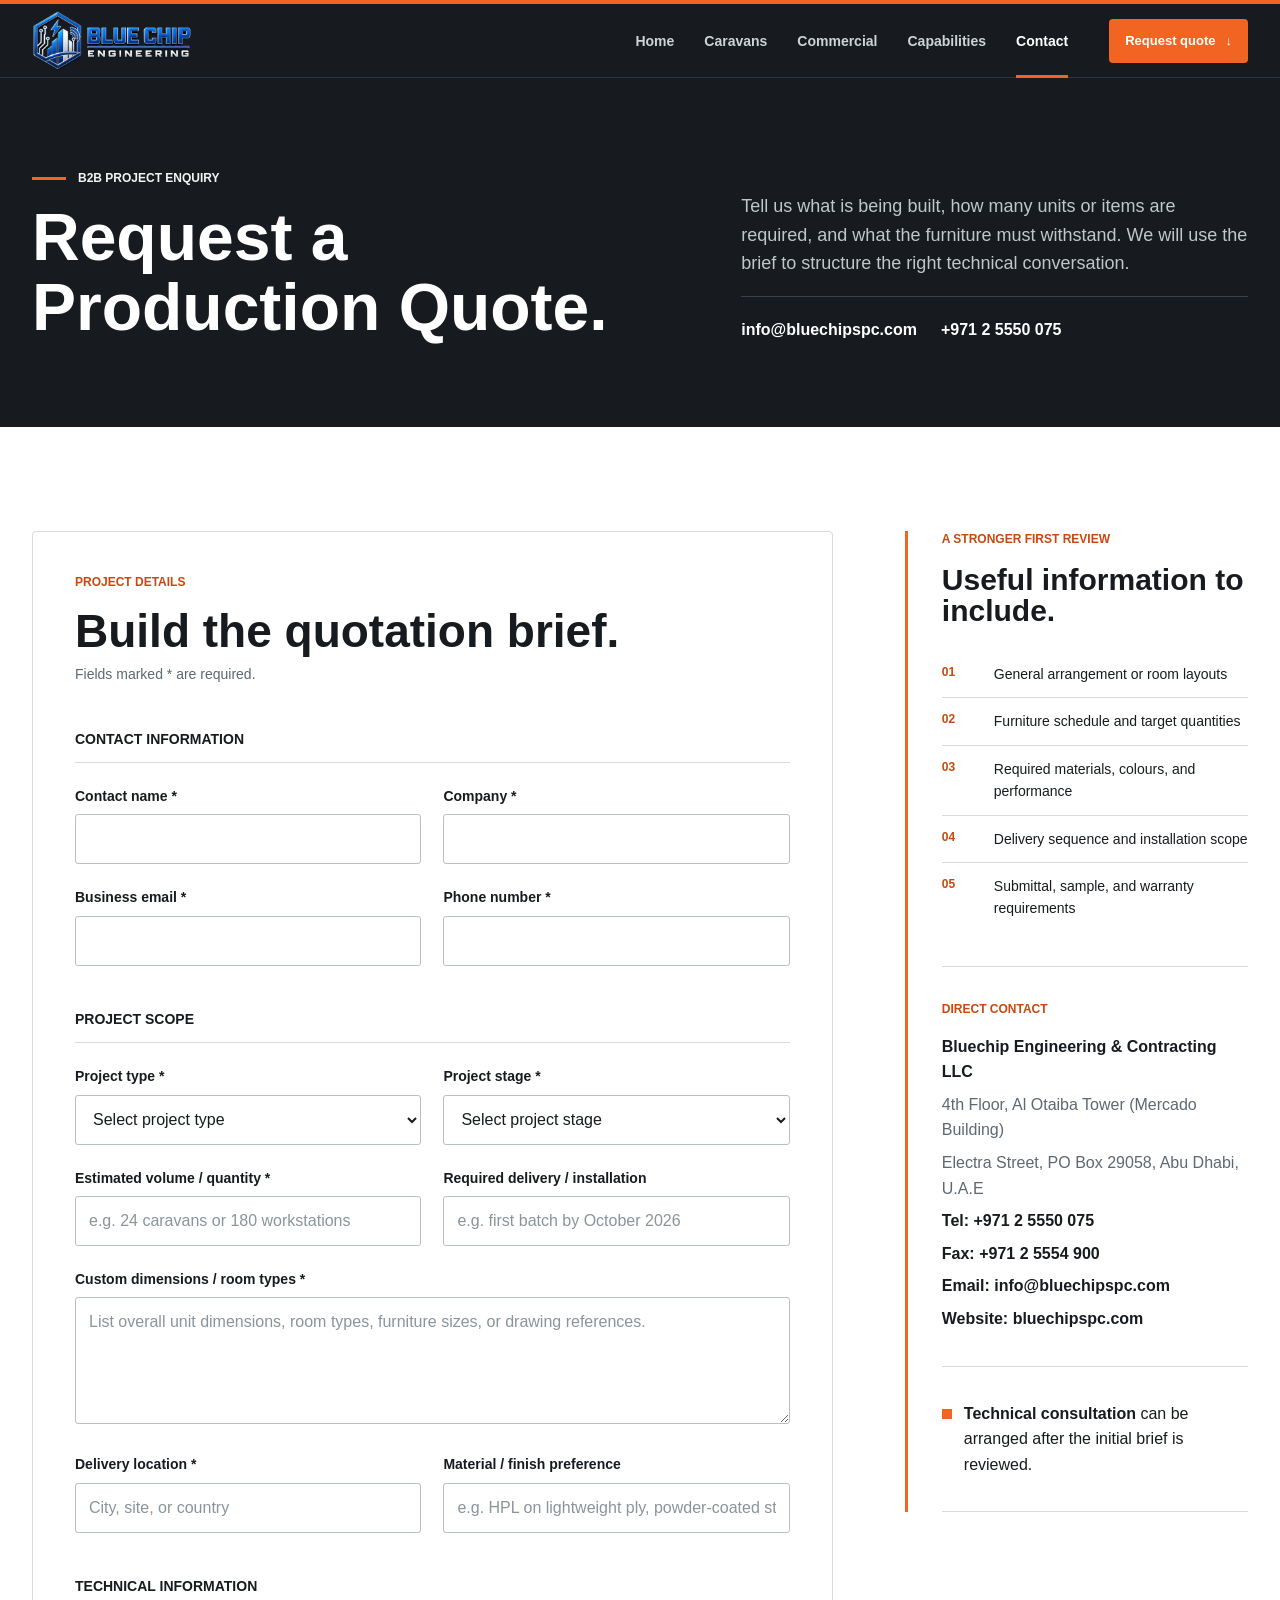
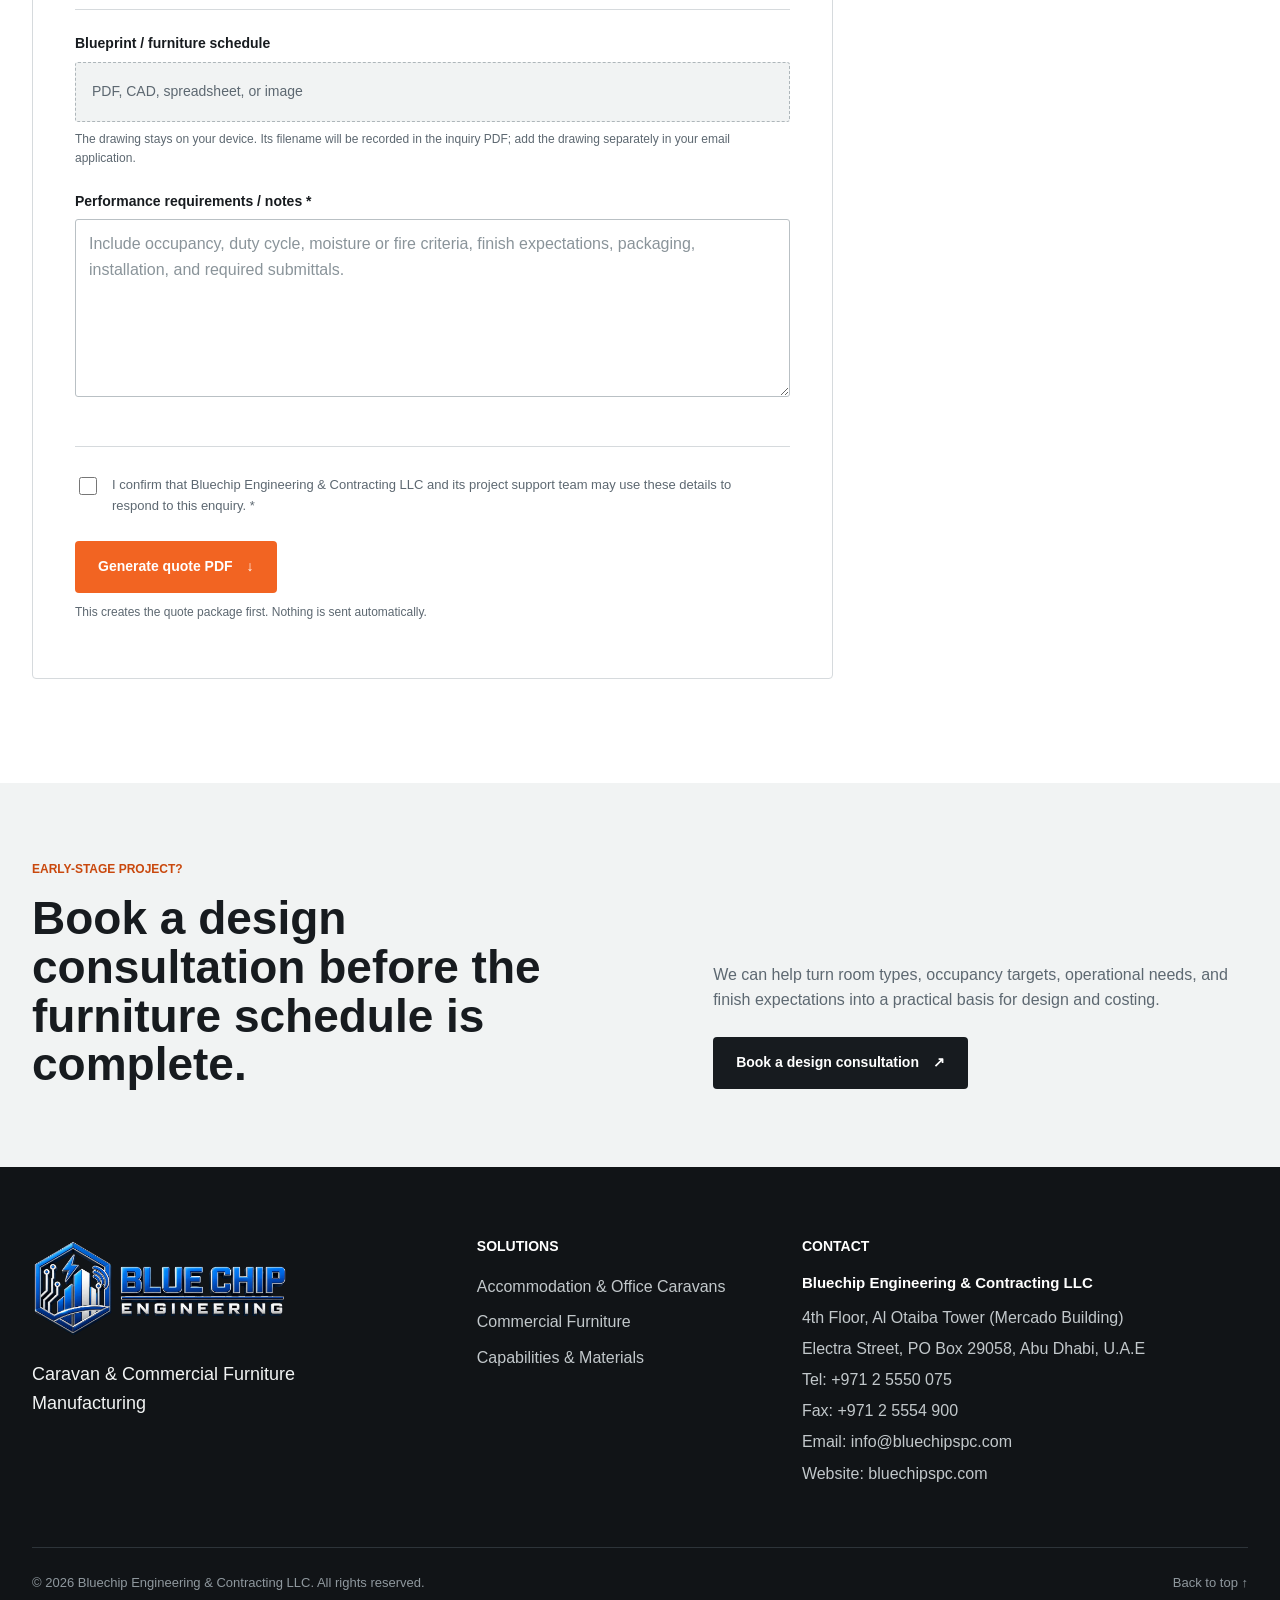
<file: quote-contact.html>
<!doctype html>
<html lang="en">
  <head>
    <meta charset="utf-8">
    <meta name="viewport" content="width=device-width, initial-scale=1">
    <title>Request a Furniture Production Quote | Blue Chip UAE</title>
    <meta name="description" content="Request a quotation for accommodation caravan, site-office, workplace, hospitality, or retail furniture manufacturing from Blue Chip in Abu Dhabi, UAE.">
    <meta name="theme-color" content="#171b1f">
    <link rel="canonical" href="https://bluechipspc.com/quote-contact.html">
    <meta property="og:title" content="Request a Production Quote | Blue Chip">
    <meta property="og:description" content="Share your project type, quantities, dimensions, drawings, material requirements, and target programme.">
    <meta property="og:type" content="website">
    <meta property="og:url" content="https://bluechipspc.com/quote-contact.html">
    <meta property="og:image" content="https://bluechipspc.com/assets/bluechip-caravan-manufacturing-hero.webp">
    <meta property="og:image:alt" content="A fitted site-office caravan inside a furniture production facility">
    <meta name="twitter:card" content="summary_large_image">
    <link rel="icon" href="assets/favicon.png" type="image/png">
    <script>document.documentElement.classList.add("js");</script>
    <link rel="stylesheet" href="styles.css">
  </head>
  <body class="quote-page">
    <a class="skip-link" href="#main-content">Skip to content</a>
    <header class="site-header" id="top"><div class="header-shell"><a class="brand" href="index.html" aria-label="Blue Chip home"><img src="assets/bluechip-logo.webp" alt="Blue Chip Engineering" width="1000" height="435"></a><button class="nav-toggle" type="button" aria-label="Open navigation" aria-expanded="false" aria-controls="primary-navigation"><span></span><span></span><span></span></button><nav class="site-nav" id="primary-navigation" aria-label="Primary navigation"><a href="index.html">Home</a><a href="caravan-furniture.html">Caravans</a><a href="commercial-furniture.html">Commercial</a><a href="manufacturing-capabilities.html">Capabilities</a><a href="quote-contact.html" aria-current="page">Contact</a></nav><a class="header-cta" href="#quote-form">Request quote <span aria-hidden="true">&#8595;</span></a></div></header>

    <main id="main-content">
      <section class="quote-hero section-dark" aria-labelledby="quote-title"><div class="page-shell quote-hero-layout"><div class="reveal is-visible"><p class="kicker"><span></span> B2B project enquiry</p><h1 id="quote-title">Request a Production Quote.</h1></div><div class="quote-hero-copy reveal is-visible"><p>Tell us what is being built, how many units or items are required, and what the furniture must withstand. We will use the brief to structure the right technical conversation.</p><div class="quote-contact-line"><a href="mailto:info@bluechipspc.com">info@bluechipspc.com</a><a href="tel:+97125550075">+971 2 5550 075</a></div></div></div></section>

      <section class="quote-section section" aria-labelledby="form-title"><div class="page-shell quote-layout">
        <form class="quote-form reveal" id="quote-form" action="mailto:info@bluechipspc.com" method="post" enctype="text/plain">
          <div class="form-heading"><p class="eyebrow">Project details</p><h2 id="form-title">Build the quotation brief.</h2><p>Fields marked <span aria-hidden="true">*</span><span class="sr-only">with an asterisk</span> are required.</p></div>

          <fieldset><legend>Contact information</legend><div class="form-grid">
            <div class="field"><label for="contact-name">Contact name *</label><input id="contact-name" name="contact_name" type="text" autocomplete="name" required></div>
            <div class="field"><label for="company">Company *</label><input id="company" name="company" type="text" autocomplete="organization" required></div>
            <div class="field"><label for="email">Business email *</label><input id="email" name="email" type="email" autocomplete="email" required></div>
            <div class="field"><label for="phone">Phone number *</label><input id="phone" name="phone" type="tel" autocomplete="tel" required></div>
          </div></fieldset>

          <fieldset><legend>Project scope</legend><div class="form-grid">
            <div class="field"><label for="project-type">Project type *</label><select id="project-type" name="project_type" required><option value="">Select project type</option><option value="Accommodation caravan furniture">Accommodation caravan furniture</option><option value="Site-office caravan furniture">Site-office caravan furniture</option><option value="Portable welfare or facility unit">Portable welfare or facility unit</option><option value="Commercial office furniture">Commercial office furniture</option><option value="Hospitality furniture">Hospitality furniture</option><option value="Retail furniture">Retail furniture</option><option value="Furniture contract manufacturing">Furniture contract manufacturing</option><option value="Other bespoke requirement">Other bespoke requirement</option></select></div>
            <div class="field"><label for="project-stage">Project stage *</label><select id="project-stage" name="project_stage" required><option value="">Select project stage</option><option>Concept / budget enquiry</option><option>Design development</option><option>Tender / bid stage</option><option>Approved for procurement</option><option>Prototype / sample required</option><option>Repeat production order</option></select></div>
            <div class="field"><label for="quantity">Estimated volume / quantity *</label><input id="quantity" name="quantity" type="text" placeholder="e.g. 24 caravans or 180 workstations" required></div>
            <div class="field"><label for="timeline">Required delivery / installation</label><input id="timeline" name="timeline" type="text" placeholder="e.g. first batch by October 2026"></div>
            <div class="field field-full"><label for="dimensions">Custom dimensions / room types *</label><textarea id="dimensions" name="dimensions" rows="4" placeholder="List overall unit dimensions, room types, furniture sizes, or drawing references." required></textarea></div>
            <div class="field"><label for="delivery-location">Delivery location *</label><input id="delivery-location" name="delivery_location" type="text" placeholder="City, site, or country" required></div>
            <div class="field"><label for="material-preference">Material / finish preference</label><input id="material-preference" name="material_preference" type="text" placeholder="e.g. HPL on lightweight ply, powder-coated steel"></div>
          </div></fieldset>

          <fieldset><legend>Technical information</legend><div class="form-grid">
            <div class="field field-full"><label for="blueprint">Blueprint / furniture schedule</label><div class="file-control"><input id="blueprint" name="blueprint" type="file" accept=".pdf,.dwg,.dxf,.step,.stp,.xlsx,.xls,.jpg,.jpeg,.png"><span class="file-name" id="file-name">PDF, CAD, spreadsheet, or image</span></div><p class="field-note">The drawing stays on your device. Its filename will be recorded in the inquiry PDF; add the drawing separately in your email application.</p></div>
            <div class="field field-full"><label for="message">Performance requirements / notes *</label><textarea id="message" name="message" rows="6" placeholder="Include occupancy, duty cycle, moisture or fire criteria, finish expectations, packaging, installation, and required submittals." required></textarea></div>
          </div></fieldset>

          <div class="form-submit">
            <label class="consent"><input id="consent" name="consent" type="checkbox" required><span>I confirm that Bluechip Engineering &amp; Contracting LLC and its project support team may use these details to respond to this enquiry. *</span></label>
            <button class="button button-primary" type="submit">Generate quote PDF <span aria-hidden="true">&#8595;</span></button>
            <p class="submission-note">This creates the quote package first. Nothing is sent automatically.</p>
            <div class="quote-package" id="quote-package" hidden>
              <p class="eyebrow">Quote package ready</p>
              <h3>Choose how to continue.</h3>
              <p class="quote-package-summary"><strong id="quote-package-file"></strong> is ready for <strong>info@bluechipspc.com</strong>. Nothing has been sent yet.</p>
              <div class="quote-package-actions">
                <button class="button button-primary" id="email-draft-button" type="button">Open addressed email <span aria-hidden="true">&#8599;</span></button>
                <button class="button button-dark" id="share-pdf-button" type="button">Share PDF with attachment <span aria-hidden="true">&#8599;</span></button>
                <button class="button button-quiet" id="download-pdf-button" type="button">Download PDF <span aria-hidden="true">&#8595;</span></button>
              </div>
              <div class="quote-package-guidance">
                <p><strong>Open addressed email:</strong> the recipient and message are filled in. The PDF downloads so you can attach it from Downloads.</p>
                <p id="share-pdf-guidance"><strong>Share PDF with attachment:</strong> Windows opens its Share panel. Choose Outlook, enter info@bluechipspc.com, review, and send.</p>
              </div>
            </div>
            <p class="form-status" id="form-status" role="status" aria-live="polite"></p>
          </div>
        </form>

        <aside class="quote-aside reveal" aria-label="Quotation guidance">
          <div class="aside-section"><p class="eyebrow">A stronger first review</p><h2>Useful information to include.</h2><ul class="aside-list"><li><span>01</span>General arrangement or room layouts</li><li><span>02</span>Furniture schedule and target quantities</li><li><span>03</span>Required materials, colours, and performance</li><li><span>04</span>Delivery sequence and installation scope</li><li><span>05</span>Submittal, sample, and warranty requirements</li></ul></div>
          <div class="aside-section"><p class="eyebrow">Direct contact</p><address><strong>Bluechip Engineering &amp; Contracting LLC</strong><span>4th Floor, Al Otaiba Tower (Mercado Building)</span><span>Electra Street, PO Box 29058, Abu Dhabi, U.A.E</span><a href="tel:+97125550075">Tel: +971 2 5550 075</a><a href="fax:+97125554900">Fax: +971 2 5554 900</a><a href="mailto:info@bluechipspc.com">Email: info@bluechipspc.com</a><a href="https://bluechipspc.com/">Website: bluechipspc.com</a></address></div>
          <div class="aside-section response-note"><span class="status-dot" aria-hidden="true"></span><p><strong>Technical consultation</strong> can be arranged after the initial brief is reviewed.</p></div>
        </aside>
      </div></section>

      <section class="consultation-band section-muted" aria-labelledby="consultation-title"><div class="page-shell consultation-layout reveal"><div><p class="eyebrow">Early-stage project?</p><h2 id="consultation-title">Book a design consultation before the furniture schedule is complete.</h2></div><div><p>We can help turn room types, occupancy targets, operational needs, and finish expectations into a practical basis for design and costing.</p><a class="button button-dark" href="mailto:info@bluechipspc.com?subject=Design%20consultation%20request">Book a design consultation <span aria-hidden="true">&#8599;</span></a></div></div></section>
    </main>

    <footer class="site-footer">
      <div class="page-shell footer-grid">
        <div class="footer-brand"><img src="assets/bluechip-logo.webp" alt="Blue Chip Engineering" width="1000" height="435" loading="lazy"><p>Caravan &amp; Commercial Furniture Manufacturing</p></div>
        <div class="footer-column"><h2>Solutions</h2><a href="caravan-furniture.html">Accommodation &amp; Office Caravans</a><a href="commercial-furniture.html">Commercial Furniture</a><a href="manufacturing-capabilities.html">Capabilities &amp; Materials</a></div>
        <div class="footer-column footer-contact"><h2>Contact</h2><strong>Bluechip Engineering &amp; Contracting LLC</strong><span>4th Floor, Al Otaiba Tower (Mercado Building)</span><span>Electra Street, PO Box 29058, Abu Dhabi, U.A.E</span><a href="tel:+97125550075">Tel: +971 2 5550 075</a><a href="fax:+97125554900">Fax: +971 2 5554 900</a><a href="mailto:info@bluechipspc.com">Email: info@bluechipspc.com</a><a href="https://bluechipspc.com/">Website: bluechipspc.com</a></div>
      </div>
      <div class="page-shell footer-base"><span>&copy; 2026 Bluechip Engineering &amp; Contracting LLC. All rights reserved.</span><a href="#top">Back to top <span aria-hidden="true">&#8593;</span></a></div>
    </footer>
    <script src="assets/vendor/jspdf.umd.min.js" defer></script>
    <script src="script.js" defer></script>
  </body>
</html>
</file>
<file: styles.css>
:root {
  --charcoal: #171b1f;
  --charcoal-2: #22282d;
  --charcoal-3: #30373d;
  --ink: #171b1f;
  --slate: #5d6871;
  --steel: #8e989f;
  --line: #d6dadd;
  --line-dark: #3a4248;
  --muted: #f1f3f3;
  --white: #ffffff;
  --orange: #f26422;
  --orange-dark: #c9480d;
  --max-width: 1280px;
  --header-height: 78px;
}

*,
*::before,
*::after {
  box-sizing: border-box;
}

html {
  scroll-behavior: smooth;
  scroll-padding-top: 96px;
}

body {
  margin: 0;
  color: var(--ink);
  background: var(--white);
  font-family: Inter, Aptos, "Segoe UI", Arial, sans-serif;
  font-size: 16px;
  line-height: 1.6;
  letter-spacing: 0;
  -webkit-font-smoothing: antialiased;
}

body.nav-open {
  overflow: hidden;
}

img {
  display: block;
  max-width: 100%;
}

a {
  color: inherit;
  text-decoration: none;
}

button,
input,
select,
textarea {
  color: inherit;
  font: inherit;
  letter-spacing: 0;
}

h1,
h2,
h3,
p {
  margin-top: 0;
}

h1,
h2,
h3 {
  font-weight: 720;
  line-height: 1.06;
  letter-spacing: 0;
}

h2 {
  margin-bottom: 24px;
  font-size: 46px;
}

h3 {
  margin-bottom: 14px;
  font-size: 23px;
}

p:last-child,
ul:last-child,
ol:last-child {
  margin-bottom: 0;
}

::selection {
  color: var(--white);
  background: var(--orange-dark);
}

:focus-visible {
  outline: 3px solid var(--orange);
  outline-offset: 3px;
}

.sr-only {
  position: absolute;
  width: 1px;
  height: 1px;
  padding: 0;
  margin: -1px;
  overflow: hidden;
  clip: rect(0, 0, 0, 0);
  white-space: nowrap;
  border: 0;
}

.skip-link {
  position: fixed;
  top: 10px;
  left: 10px;
  z-index: 1000;
  padding: 10px 16px;
  color: var(--white);
  background: var(--orange-dark);
  transform: translateY(-150%);
  transition: transform 180ms ease;
}

.skip-link:focus {
  transform: translateY(0);
}

.page-shell,
.header-shell {
  width: min(calc(100% - 64px), var(--max-width));
  margin-inline: auto;
}

.section {
  padding-block: 104px;
}

.section-muted {
  padding-block: 104px;
  background: var(--muted);
}

.section-dark {
  color: var(--white);
  background: var(--charcoal);
}

.eyebrow,
.kicker,
.pathway-number,
.material-code {
  margin-bottom: 16px;
  color: var(--orange-dark);
  font-size: 12px;
  font-weight: 750;
  line-height: 1.4;
  letter-spacing: 0;
  text-transform: uppercase;
}

.eyebrow-light {
  color: #ff8a52;
}

.section-heading {
  display: grid;
  grid-template-columns: minmax(0, 1.3fr) minmax(300px, 0.7fr);
  gap: 80px;
  align-items: end;
  margin-bottom: 58px;
}

.section-heading h2,
.section-heading p {
  margin-bottom: 0;
}

.section-heading > p {
  color: var(--slate);
  font-size: 18px;
}

.section-heading.compact {
  margin-bottom: 48px;
}

.button {
  display: inline-flex;
  min-height: 52px;
  align-items: center;
  justify-content: center;
  gap: 14px;
  padding: 14px 22px;
  border: 1px solid transparent;
  border-radius: 4px;
  font-size: 14px;
  font-weight: 750;
  line-height: 1.25;
  text-align: center;
  transition: color 180ms ease, background-color 180ms ease, border-color 180ms ease, transform 180ms ease;
}

.button:hover {
  transform: translateY(-2px);
}

.button:disabled {
  cursor: wait;
  opacity: 0.62;
  transform: none;
}

.button-primary {
  color: var(--white);
  background: var(--orange);
}

.button-primary:hover {
  background: var(--orange-dark);
}

.button-ghost {
  color: var(--white);
  border-color: rgba(255, 255, 255, 0.55);
  background: rgba(23, 27, 31, 0.28);
}

.button-ghost:hover {
  border-color: var(--white);
  background: rgba(23, 27, 31, 0.7);
}

.button-dark {
  color: var(--white);
  background: var(--charcoal);
}

.button-dark:hover {
  background: var(--charcoal-3);
}

.button-outline-light {
  color: var(--white);
  border-color: #707980;
  background: transparent;
}

.button-outline-light:hover {
  border-color: var(--orange);
  background: var(--orange);
}

.text-link {
  display: inline-flex;
  align-items: center;
  gap: 12px;
  color: var(--ink);
  font-size: 14px;
  font-weight: 750;
  border-bottom: 2px solid var(--orange);
}

.text-link:hover {
  color: var(--orange-dark);
}

.site-header {
  position: sticky;
  top: 0;
  z-index: 100;
  height: var(--header-height);
  border-top: 4px solid var(--orange);
  border-bottom: 1px solid #2e363c;
  color: var(--white);
  background: var(--charcoal);
}

.header-shell {
  display: flex;
  height: calc(var(--header-height) - 4px);
  align-items: center;
  gap: 28px;
}

.brand {
  display: block;
  flex: 0 0 180px;
  width: 180px;
  height: 62px;
}

.brand img {
  width: 100%;
  height: 100%;
  object-fit: contain;
  object-position: left center;
}

.site-nav {
  display: flex;
  align-items: stretch;
  align-self: stretch;
  gap: 4px;
  margin-left: auto;
}

.site-nav a {
  position: relative;
  display: flex;
  align-items: center;
  padding: 0 13px;
  color: #ced3d6;
  font-size: 14px;
  font-weight: 650;
  white-space: nowrap;
}

.site-nav a::after {
  position: absolute;
  right: 13px;
  bottom: 0;
  left: 13px;
  height: 3px;
  background: var(--orange);
  content: "";
  opacity: 0;
  transform: scaleX(0.4);
  transition: opacity 180ms ease, transform 180ms ease;
}

.site-nav a:hover,
.site-nav a[aria-current="page"] {
  color: var(--white);
}

.site-nav a:hover::after,
.site-nav a[aria-current="page"]::after {
  opacity: 1;
  transform: scaleX(1);
}

.header-cta {
  display: inline-flex;
  min-height: 44px;
  align-items: center;
  gap: 10px;
  padding: 11px 16px;
  border-radius: 4px;
  color: var(--white);
  background: var(--orange);
  font-size: 13px;
  font-weight: 750;
  white-space: nowrap;
}

.header-cta:hover {
  background: var(--orange-dark);
}

.nav-toggle {
  display: none;
  width: 46px;
  height: 46px;
  padding: 11px;
  border: 1px solid var(--line-dark);
  border-radius: 4px;
  color: var(--white);
  background: transparent;
  cursor: pointer;
}

.nav-toggle span {
  display: block;
  width: 100%;
  height: 2px;
  margin-block: 5px;
  background: currentColor;
  transition: transform 180ms ease, opacity 180ms ease;
}

.hero {
  position: relative;
  overflow: hidden;
  color: var(--white);
  background: var(--charcoal);
}

.home-hero {
  height: calc(100svh - 120px);
  min-height: 590px;
  max-height: 780px;
}

.subpage-hero {
  height: min(620px, calc(100svh - 116px));
  min-height: 520px;
}

.hero-media,
.hero-shade {
  position: absolute;
  inset: 0;
}

.hero-media img {
  width: 100%;
  height: 100%;
  object-fit: cover;
  object-position: center;
}

.home-hero .hero-media img {
  object-position: center 47%;
}

.commercial-hero .hero-media img {
  object-position: center 43%;
}

.hero-shade {
  background: linear-gradient(90deg, rgba(15, 18, 21, 0.96) 0%, rgba(15, 18, 21, 0.82) 32%, rgba(15, 18, 21, 0.4) 60%, rgba(15, 18, 21, 0.18) 100%);
}

.hero-shade::after {
  position: absolute;
  inset: 0;
  background: linear-gradient(0deg, rgba(15, 18, 21, 0.62) 0%, transparent 45%);
  content: "";
}

.hero-content {
  position: relative;
  z-index: 2;
  display: flex;
  height: calc(100% - 76px);
  max-width: var(--max-width);
  flex-direction: column;
  align-items: flex-start;
  justify-content: center;
  padding-right: 34%;
}

.kicker {
  display: flex;
  align-items: center;
  gap: 12px;
  color: #f3f4f4;
}

.kicker span {
  width: 34px;
  height: 3px;
  background: var(--orange);
}

.hero h1 {
  max-width: 880px;
  margin-bottom: 24px;
  font-size: 67px;
}

.subpage-hero h1 {
  max-width: 860px;
  font-size: 57px;
}

.hero-lead {
  max-width: 680px;
  margin-bottom: 32px;
  color: #e1e5e7;
  font-size: 20px;
  line-height: 1.55;
}

.hero-actions {
  display: flex;
  flex-wrap: wrap;
  gap: 12px;
}

.hero-rail {
  position: absolute;
  right: 0;
  bottom: 0;
  left: 0;
  z-index: 3;
  display: grid;
  min-height: 76px;
  grid-template-columns: repeat(3, 1fr);
  align-items: center;
  border-top: 1px solid rgba(255, 255, 255, 0.28);
  background: rgba(19, 23, 26, 0.72);
  backdrop-filter: blur(8px);
}

.hero-rail span {
  padding: 10px 30px;
  border-right: 1px solid rgba(255, 255, 255, 0.2);
  color: #e3e6e8;
  font-size: 13px;
  font-weight: 650;
  text-align: center;
  text-transform: uppercase;
}

.hero-rail span:last-child {
  border-right: 0;
}

.promo-section {
  padding-block: 88px 96px;
}

.promo-heading {
  display: grid;
  grid-template-columns: minmax(0, 1.2fr) minmax(320px, 0.8fr);
  gap: 80px;
  align-items: end;
  margin-bottom: 42px;
}

.promo-heading h2,
.promo-heading p {
  margin-bottom: 0;
}

.promo-intro {
  padding-left: 22px;
  border-left: 3px solid var(--orange);
}

.promo-runtime {
  display: block;
  margin-bottom: 8px;
  color: #ff8a52;
  font-size: 12px;
  font-weight: 750;
  line-height: 1.4;
  text-transform: uppercase;
}

.promo-intro p {
  color: #c9ced1;
  font-size: 17px;
}

.promo-media {
  margin: 0;
  overflow: hidden;
  border: 1px solid #3b4247;
  border-radius: 4px;
  background: #0e1113;
  box-shadow: 0 26px 70px rgba(0, 0, 0, 0.28);
}

.promo-media video {
  display: block;
  width: 100%;
  aspect-ratio: 16 / 9;
  object-fit: cover;
  background: #0e1113;
}

.sector-pathways {
  padding-top: 96px;
}

.pathway-grid {
  display: grid;
  grid-template-columns: repeat(2, minmax(0, 1fr));
  gap: 24px;
}

.pathway-card {
  overflow: hidden;
  border: 1px solid var(--line);
  border-radius: 4px;
  background: var(--white);
}

.pathway-media {
  display: block;
  aspect-ratio: 16 / 9;
  overflow: hidden;
  background: var(--muted);
}

.pathway-media img {
  width: 100%;
  height: 100%;
  object-fit: cover;
  transition: transform 450ms ease;
}

.pathway-card:hover .pathway-media img {
  transform: scale(1.025);
}

.pathway-copy {
  padding: 34px;
}

.pathway-copy h3 {
  margin-bottom: 16px;
  font-size: 31px;
}

.pathway-copy > p:not(.pathway-number) {
  margin-bottom: 24px;
  color: var(--slate);
}

.value-band {
  padding-block: 92px;
}

.value-layout {
  display: grid;
  grid-template-columns: minmax(280px, 0.7fr) minmax(0, 1.3fr);
  gap: 90px;
}

.value-heading h2 {
  margin-bottom: 0;
}

.value-grid {
  display: grid;
  grid-template-columns: repeat(3, minmax(0, 1fr));
  border-top: 1px solid var(--line-dark);
}

.value-item {
  min-width: 0;
  padding: 30px 24px 0;
  border-left: 1px solid var(--line-dark);
}

.value-index,
.application-item > span,
.commercial-sector > span,
.capability-process > span,
.product-index {
  display: block;
  margin-bottom: 28px;
  color: var(--orange);
  font-size: 13px;
  font-weight: 800;
}

.value-item h3 {
  font-size: 20px;
}

.value-item p {
  color: #b9c0c4;
  font-size: 14px;
}

.process-list {
  display: grid;
  margin: 0;
  padding: 0;
  border-top: 1px solid var(--line);
  list-style: none;
  grid-template-columns: repeat(3, minmax(0, 1fr));
}

.process-step {
  display: grid;
  min-width: 0;
  gap: 42px;
  padding: 34px 30px 16px 0;
  border-right: 1px solid var(--line);
}

.process-step:not(:first-child) {
  padding-left: 30px;
}

.process-step:last-child {
  border-right: 0;
}

.process-step > span {
  color: var(--orange-dark);
  font-size: 13px;
  font-weight: 800;
}

.process-step h3 {
  font-size: 31px;
}

.process-step p {
  color: var(--slate);
}

.capability-feature {
  display: grid;
  min-height: 660px;
  grid-template-columns: minmax(0, 1.12fr) minmax(460px, 0.88fr);
}

.capability-image {
  min-height: 560px;
}

.capability-image img {
  width: 100%;
  height: 100%;
  object-fit: cover;
}

.capability-copy {
  display: flex;
  min-width: 0;
  flex-direction: column;
  align-items: flex-start;
  justify-content: center;
  padding-block: 78px;
  padding-right: max(48px, calc((100vw - var(--max-width)) / 2));
  padding-left: clamp(48px, 5vw, 96px);
}

.capability-copy h2 {
  max-width: 560px;
  font-size: 42px;
  text-wrap: balance;
}

.capability-copy > p:not(.eyebrow) {
  max-width: 560px;
  color: #c1c7ca;
  text-wrap: pretty;
}

.check-list {
  width: min(100%, 560px);
  margin: 20px 0 34px;
  padding: 0;
  list-style: none;
}

.check-list li {
  position: relative;
  padding: 12px 0 12px 28px;
  border-bottom: 1px solid var(--line-dark);
  color: #e5e8e9;
}

.check-list li::before {
  position: absolute;
  top: 19px;
  left: 0;
  width: 8px;
  height: 8px;
  background: var(--orange);
  content: "";
}

.check-list.dark li {
  border-color: var(--line);
  color: var(--ink);
}

.cta-band {
  padding-block: 82px;
  color: var(--ink);
  background: var(--orange);
}

.cta-layout {
  display: grid;
  grid-template-columns: minmax(0, 1.15fr) minmax(340px, 0.85fr);
  gap: 90px;
  align-items: end;
}

.cta-band .eyebrow {
  color: #742406;
}

.cta-band h2 {
  margin-bottom: 0;
}

.cta-action p {
  margin-bottom: 24px;
  font-size: 17px;
}

.site-footer {
  padding-top: 72px;
  color: #c2c8cb;
  background: #111417;
}

.footer-grid {
  display: grid;
  grid-template-columns: 1.05fr 0.72fr 1.23fr;
  gap: 64px;
  padding-bottom: 62px;
}

.footer-brand img {
  width: 260px;
  height: 99px;
  margin-bottom: 22px;
  object-fit: contain;
  object-position: left center;
}

.footer-brand p {
  max-width: 340px;
  color: #f1f3f3;
  font-size: 18px;
}

.footer-column {
  display: flex;
  flex-direction: column;
  align-items: flex-start;
  gap: 10px;
}

.footer-column h2 {
  margin-bottom: 10px;
  color: var(--white);
  font-size: 14px;
  text-transform: uppercase;
}

.footer-column a:hover {
  color: var(--orange);
}

.footer-contact {
  gap: 8px;
}

.footer-contact strong {
  margin-bottom: 4px;
  color: var(--white);
  font-size: 15px;
  line-height: 1.45;
}

.footer-contact span,
.footer-contact a {
  line-height: 1.45;
}

.footer-base {
  display: flex;
  min-height: 72px;
  align-items: center;
  justify-content: space-between;
  gap: 24px;
  border-top: 1px solid #2d3439;
  color: #8f989e;
  font-size: 13px;
}

.footer-base a:hover {
  color: var(--white);
}

.intro-layout {
  display: grid;
  grid-template-columns: 210px minmax(0, 1fr);
  gap: 80px;
}

.section-label {
  padding-top: 8px;
}

.section-label span {
  display: block;
  margin-bottom: 16px;
  color: var(--orange-dark);
  font-size: 13px;
  font-weight: 800;
}

.section-label p {
  color: var(--slate);
  font-size: 13px;
  font-weight: 700;
  text-transform: uppercase;
}

.intro-copy h2 {
  max-width: 900px;
}

.large-copy {
  max-width: 920px;
  margin-bottom: 42px;
  color: #31383d;
  font-size: 23px;
  line-height: 1.55;
}

.body-columns {
  display: grid;
  grid-template-columns: repeat(2, minmax(0, 1fr));
  gap: 40px;
  color: var(--slate);
}

.application-grid {
  display: grid;
  grid-template-columns: repeat(4, minmax(0, 1fr));
  border-top: 1px solid #c7cccf;
  border-bottom: 1px solid #c7cccf;
}

.application-item {
  min-width: 0;
  padding: 34px 28px 38px;
  border-right: 1px solid #c7cccf;
}

.application-item:last-child {
  border-right: 0;
}

.application-item h3 {
  min-height: 48px;
  font-size: 20px;
}

.application-item p {
  color: var(--slate);
  font-size: 14px;
}

.systems-grid {
  display: grid;
  grid-template-columns: repeat(3, minmax(0, 1fr));
  gap: 20px;
}

.system-card {
  min-width: 0;
  padding: 30px;
  border: 1px solid var(--line);
  border-radius: 4px;
}

.system-icon {
  display: grid;
  width: 46px;
  height: 46px;
  margin-bottom: 34px;
  place-items: center;
  color: var(--white);
  background: var(--charcoal);
  font-size: 12px;
  font-weight: 800;
}

.system-card h3 {
  font-size: 21px;
}

.system-card > p {
  color: var(--slate);
}

.system-card ul,
.capability-process ul {
  margin: 22px 0 0;
  padding: 18px 0 0;
  border-top: 1px solid var(--line);
  color: #444d53;
  font-size: 14px;
  list-style-position: inside;
}

.technical-band {
  padding-block: 100px;
}

.technical-layout {
  display: grid;
  grid-template-columns: minmax(0, 1.05fr) minmax(430px, 0.95fr);
  gap: 110px;
}

.technical-copy p:not(.eyebrow) {
  color: #bec5c9;
  font-size: 17px;
}

.technical-points {
  border-top: 1px solid var(--line-dark);
}

.technical-point {
  display: grid;
  grid-template-columns: 44px 145px 1fr;
  gap: 16px;
  align-items: start;
  padding: 22px 0;
  border-bottom: 1px solid var(--line-dark);
}

.technical-point span {
  color: var(--orange);
  font-size: 12px;
  font-weight: 800;
}

.technical-point h3 {
  margin: 0;
  font-size: 17px;
}

.technical-point p {
  margin: 0;
  color: #aeb6bb;
  font-size: 14px;
}

.kit-layout,
.delivery-layout {
  display: grid;
  grid-template-columns: minmax(0, 1.05fr) minmax(420px, 0.95fr);
  gap: 72px;
  align-items: center;
}

.kit-image,
.delivery-media {
  aspect-ratio: 4 / 3;
  overflow: hidden;
  border-radius: 4px;
  background: var(--muted);
}

.kit-image img,
.delivery-media img {
  width: 100%;
  height: 100%;
  object-fit: cover;
}

.kit-copy > p:not(.eyebrow),
.delivery-copy > p:not(.eyebrow) {
  color: var(--slate);
  font-size: 17px;
}

.commercial-sector-grid {
  display: grid;
  grid-template-columns: repeat(3, minmax(0, 1fr));
  border-top: 1px solid #c7cccf;
  border-bottom: 1px solid #c7cccf;
}

.commercial-sector {
  min-width: 0;
  padding: 34px;
  border-right: 1px solid #c7cccf;
}

.commercial-sector:last-child {
  border-right: 0;
}

.commercial-sector h3 {
  min-height: 52px;
}

.commercial-sector p {
  min-height: 128px;
  color: var(--slate);
}

.product-table {
  border-top: 1px solid var(--line);
}

.product-row {
  display: grid;
  grid-template-columns: 70px minmax(230px, 0.72fr) minmax(0, 1.28fr);
  gap: 32px;
  align-items: start;
  padding: 30px 0;
  border-bottom: 1px solid var(--line);
}

.product-row .product-index {
  margin: 4px 0 0;
}

.product-row h3,
.product-row p {
  margin: 0;
}

.product-row p {
  color: var(--slate);
}

.performance-section {
  padding-block: 100px;
}

.performance-layout {
  display: grid;
  grid-template-columns: minmax(0, 0.85fr) minmax(520px, 1.15fr);
  gap: 100px;
}

.performance-copy > p:not(.eyebrow) {
  color: #bcc3c7;
}

.performance-grid {
  display: grid;
  grid-template-columns: repeat(2, minmax(0, 1fr));
  border-top: 1px solid var(--line-dark);
  border-left: 1px solid var(--line-dark);
}

.performance-item {
  min-width: 0;
  padding: 28px;
  border-right: 1px solid var(--line-dark);
  border-bottom: 1px solid var(--line-dark);
}

.performance-item strong {
  display: block;
  margin-bottom: 34px;
  color: var(--orange);
  font-size: 12px;
}

.performance-item h3 {
  font-size: 18px;
}

.performance-item p {
  color: #afb7bb;
  font-size: 14px;
}

.mini-process {
  margin: 30px 0 0;
  padding: 0;
  border-top: 1px solid var(--line);
  list-style: none;
}

.mini-process li {
  display: grid;
  grid-template-columns: 44px 1fr;
  gap: 12px;
  padding: 14px 0;
  border-bottom: 1px solid var(--line);
  font-weight: 650;
}

.mini-process span {
  color: var(--orange-dark);
  font-size: 12px;
}

.process-capabilities {
  padding-block: 102px;
}

.process-capabilities .section-heading > p {
  color: #b7bfc3;
}

.capability-process-grid {
  display: grid;
  grid-template-columns: repeat(2, minmax(0, 1fr));
  border-top: 1px solid var(--line-dark);
  border-left: 1px solid var(--line-dark);
}

.capability-process {
  min-width: 0;
  padding: 34px;
  border-right: 1px solid var(--line-dark);
  border-bottom: 1px solid var(--line-dark);
}

.capability-process h3 {
  font-size: 25px;
}

.capability-process > p {
  color: #bcc3c7;
}

.capability-process ul {
  border-color: var(--line-dark);
  color: #dde1e3;
}

.material-grid {
  display: grid;
  grid-template-columns: repeat(4, minmax(0, 1fr));
  gap: 18px;
}

.material-card {
  min-width: 0;
  padding: 18px 18px 28px;
  border: 1px solid var(--line);
  border-radius: 4px;
}

.material-swatch {
  height: 144px;
  margin-bottom: 26px;
  border: 1px solid #c9cdd0;
}

.swatch-hpl {
  background: #454d52;
}

.swatch-ply {
  background: repeating-linear-gradient(0deg, #d8b98d 0, #d8b98d 9px, #cba878 10px, #e0c49b 12px);
}

.swatch-vinyl {
  background: #9a4b27;
}

.swatch-steel {
  background: #747d83;
}

.material-card h3 {
  font-size: 20px;
}

.material-card > p:not(.material-code) {
  min-height: 126px;
  color: var(--slate);
  font-size: 14px;
}

.material-card dl {
  margin: 20px 0 0;
  padding-top: 18px;
  border-top: 1px solid var(--line);
  font-size: 13px;
}

.material-card dt {
  color: var(--slate);
  font-weight: 750;
  text-transform: uppercase;
}

.material-card dd {
  margin: 2px 0 14px;
}

.dfm-section {
  padding-block: 100px;
}

.dfm-layout {
  display: grid;
  grid-template-columns: minmax(320px, 0.8fr) minmax(0, 1.2fr);
  gap: 100px;
}

.dfm-list {
  border-top: 1px solid #c7cccf;
}

.dfm-item {
  display: grid;
  grid-template-columns: 54px 1fr;
  gap: 20px;
  padding: 25px 0;
  border-bottom: 1px solid #c7cccf;
}

.dfm-item > span {
  color: var(--orange-dark);
  font-size: 12px;
  font-weight: 800;
}

.dfm-item h3 {
  margin-bottom: 8px;
  font-size: 19px;
}

.dfm-item p {
  color: var(--slate);
}

.quality-layout {
  display: grid;
  grid-template-columns: minmax(320px, 0.8fr) minmax(0, 1.2fr);
  gap: 100px;
}

.quality-copy > p:not(.eyebrow) {
  margin-bottom: 30px;
  color: var(--slate);
}

.quality-steps {
  margin: 0;
  padding: 0;
  border-top: 1px solid var(--line);
  list-style: none;
}

.quality-steps li {
  display: grid;
  grid-template-columns: 54px 1fr;
  gap: 20px;
  padding: 27px 0;
  border-bottom: 1px solid var(--line);
}

.quality-steps span {
  color: var(--orange-dark);
  font-size: 12px;
  font-weight: 800;
}

.quality-steps h3 {
  margin-bottom: 6px;
  font-size: 19px;
}

.quality-steps p {
  color: var(--slate);
}

.quote-hero {
  padding-block: 92px 84px;
}

.quote-hero-layout {
  display: grid;
  grid-template-columns: minmax(0, 1.1fr) minmax(340px, 0.9fr);
  gap: 90px;
  align-items: end;
}

.quote-hero h1 {
  max-width: 760px;
  margin: 0;
  font-size: 66px;
}

.quote-hero-copy > p {
  color: #c0c6c9;
  font-size: 18px;
}

.quote-contact-line {
  display: flex;
  flex-wrap: wrap;
  gap: 12px 24px;
  padding-top: 20px;
  border-top: 1px solid var(--line-dark);
  color: var(--white);
  font-weight: 700;
}

.quote-contact-line a:hover {
  color: var(--orange);
}

.quote-layout {
  display: grid;
  grid-template-columns: minmax(0, 1.4fr) minmax(300px, 0.6fr);
  gap: 72px;
  align-items: start;
}

.quote-form {
  padding: 42px;
  border: 1px solid var(--line);
  border-radius: 4px;
  background: var(--white);
}

.form-heading {
  margin-bottom: 42px;
}

.form-heading h2 {
  margin-bottom: 8px;
}

.form-heading > p:last-child {
  color: var(--slate);
  font-size: 14px;
}

.quote-form fieldset {
  margin: 0 0 42px;
  padding: 0;
  border: 0;
}

.quote-form legend {
  width: 100%;
  margin-bottom: 22px;
  padding: 0 0 12px;
  border-bottom: 1px solid var(--line);
  font-size: 14px;
  font-weight: 800;
  text-transform: uppercase;
}

.form-grid {
  display: grid;
  grid-template-columns: repeat(2, minmax(0, 1fr));
  gap: 22px;
}

.field {
  min-width: 0;
}

.field-full {
  grid-column: 1 / -1;
}

.field label {
  display: block;
  margin-bottom: 7px;
  font-size: 14px;
  font-weight: 700;
}

.field input,
.field select,
.field textarea {
  width: 100%;
  min-height: 50px;
  padding: 11px 13px;
  border: 1px solid #b9c0c4;
  border-radius: 3px;
  background: var(--white);
}

.field textarea {
  min-height: 110px;
  resize: vertical;
}

.field input:focus,
.field select:focus,
.field textarea:focus {
  border-color: var(--orange-dark);
  outline: 2px solid rgba(242, 100, 34, 0.18);
  outline-offset: 0;
}

.field input::placeholder,
.field textarea::placeholder {
  color: #8a949a;
}

.field-note {
  margin: 8px 0 0;
  color: var(--slate);
  font-size: 12px;
}

.file-control {
  position: relative;
  min-height: 58px;
  overflow: hidden;
  border: 1px dashed #aeb6ba;
  border-radius: 3px;
  background: var(--muted);
}

.file-control input {
  position: absolute;
  inset: 0;
  z-index: 2;
  width: 100%;
  height: 100%;
  opacity: 0;
  cursor: pointer;
}

.file-name {
  display: flex;
  min-height: 58px;
  align-items: center;
  padding: 12px 16px;
  color: var(--slate);
  font-size: 14px;
}

.file-control:hover {
  border-color: var(--orange-dark);
}

.form-submit {
  padding-top: 28px;
  border-top: 1px solid var(--line);
}

.submission-note {
  margin: 10px 0 0;
  color: var(--slate);
  font-size: 12px;
}

.consent {
  display: flex;
  max-width: 660px;
  gap: 12px;
  align-items: flex-start;
  margin-bottom: 24px;
  color: var(--slate);
  font-size: 13px;
}

.consent input {
  width: 18px;
  height: 18px;
  flex: 0 0 18px;
  margin-top: 2px;
  accent-color: var(--orange-dark);
}

.form-status {
  margin-top: 14px;
  color: var(--slate);
  font-size: 13px;
}

.form-status.error {
  color: #a72713;
}

.quote-package {
  margin-top: 30px;
  padding-top: 28px;
  border-top: 1px solid var(--line);
}

.quote-package[hidden] {
  display: none;
}

.quote-package .eyebrow {
  margin-bottom: 8px;
}

.quote-package h3 {
  margin-bottom: 10px;
  font-size: 27px;
}

.quote-package-summary {
  margin-bottom: 22px;
  color: var(--slate);
}

.quote-package-actions {
  display: flex;
  flex-wrap: wrap;
  gap: 10px;
}

.quote-package-actions [hidden],
.quote-package-guidance [hidden] {
  display: none;
}

.button-quiet {
  color: var(--charcoal);
  border-color: #aeb6ba;
  background: var(--white);
}

.button-quiet:hover {
  border-color: var(--charcoal);
  background: var(--muted);
}

.quote-package-guidance {
  display: grid;
  grid-template-columns: repeat(2, minmax(0, 1fr));
  gap: 20px;
  margin-top: 22px;
  padding-top: 18px;
  border-top: 1px solid var(--line);
}

.quote-package-guidance p {
  margin: 0;
  color: var(--slate);
  font-size: 12px;
}

.quote-package-guidance.is-single {
  grid-template-columns: minmax(0, 1fr);
}

.quote-aside {
  position: sticky;
  top: 112px;
  padding-left: 34px;
  border-left: 3px solid var(--orange);
}

.quote-aside h2 {
  font-size: 30px;
}

.aside-section {
  padding: 0 0 34px;
  margin-bottom: 34px;
  border-bottom: 1px solid var(--line);
}

.aside-section:last-child {
  margin-bottom: 0;
}

.aside-list {
  margin: 0;
  padding: 0;
  list-style: none;
}

.aside-list li {
  display: grid;
  grid-template-columns: 40px 1fr;
  gap: 12px;
  padding: 12px 0;
  border-bottom: 1px solid var(--line);
  font-size: 14px;
}

.aside-list li:last-child {
  border-bottom: 0;
}

.aside-list span {
  color: var(--orange-dark);
  font-size: 12px;
  font-weight: 800;
}

.aside-section address {
  display: flex;
  flex-direction: column;
  align-items: flex-start;
  gap: 7px;
  color: var(--slate);
  font-style: normal;
}

.aside-section address strong {
  color: var(--ink);
}

.aside-section address a {
  color: var(--ink);
  font-weight: 700;
}

.aside-section address a:hover {
  color: var(--orange-dark);
}

.response-note {
  display: flex;
  gap: 12px;
  align-items: flex-start;
}

.status-dot {
  width: 10px;
  height: 10px;
  flex: 0 0 10px;
  margin-top: 8px;
  background: var(--orange);
}

.consultation-band {
  padding-block: 78px;
}

.consultation-layout {
  display: grid;
  grid-template-columns: minmax(0, 1.05fr) minmax(360px, 0.95fr);
  gap: 90px;
  align-items: end;
}

.consultation-layout h2 {
  margin-bottom: 0;
}

.consultation-layout > div:last-child p {
  margin-bottom: 24px;
  color: var(--slate);
}

.js .reveal {
  opacity: 0;
  transform: translateY(18px);
  transition: opacity 520ms ease, transform 520ms ease;
}

.js .reveal.is-visible {
  opacity: 1;
  transform: translateY(0);
}

@media (max-width: 1120px) {
  .header-shell {
    gap: 18px;
  }

  .site-nav a {
    padding-inline: 9px;
  }

  .site-nav a::after {
    right: 9px;
    left: 9px;
  }

  .hero-content {
    padding-right: 24%;
  }

  .hero h1 {
    font-size: 58px;
  }

  .subpage-hero h1 {
    font-size: 50px;
  }

  .value-layout,
  .technical-layout,
  .performance-layout,
  .dfm-layout,
  .quality-layout {
    gap: 60px;
  }

  .capability-feature {
    grid-template-columns: 1fr 1fr;
  }

  .application-grid,
  .material-grid {
    grid-template-columns: repeat(2, minmax(0, 1fr));
  }

  .application-item:nth-child(2),
  .material-card:nth-child(2) {
    border-right: 0;
  }

  .application-item:nth-child(-n + 2) {
    border-bottom: 1px solid #c7cccf;
  }

  .material-card > p:not(.material-code) {
    min-height: 0;
  }

  .quote-layout {
    grid-template-columns: minmax(0, 1fr) 320px;
    gap: 44px;
  }
}

@media (max-width: 960px) {
  :root {
    --header-height: 72px;
  }

  .page-shell,
  .header-shell {
    width: min(calc(100% - 40px), var(--max-width));
  }

  h2 {
    font-size: 39px;
  }

  .section,
  .section-muted {
    padding-block: 82px;
  }

  .brand {
    width: 158px;
    height: 54px;
    flex-basis: 158px;
  }

  .nav-toggle {
    display: block;
    margin-left: auto;
  }

  .nav-toggle[aria-expanded="true"] span:nth-child(1) {
    transform: translateY(7px) rotate(45deg);
  }

  .nav-toggle[aria-expanded="true"] span:nth-child(2) {
    opacity: 0;
  }

  .nav-toggle[aria-expanded="true"] span:nth-child(3) {
    transform: translateY(-7px) rotate(-45deg);
  }

  .site-nav {
    position: fixed;
    top: var(--header-height);
    right: 0;
    bottom: 0;
    left: 0;
    z-index: 99;
    display: none;
    align-items: stretch;
    align-self: auto;
    flex-direction: column;
    gap: 0;
    padding: 28px 20px;
    background: var(--charcoal);
  }

  .site-nav.is-open {
    display: flex;
  }

  .site-nav a {
    min-height: 58px;
    padding: 0 8px;
    border-bottom: 1px solid var(--line-dark);
    font-size: 18px;
  }

  .site-nav a::after {
    right: auto;
    bottom: 0;
    left: 8px;
    width: 44px;
  }

  .header-cta {
    display: none;
  }

  .home-hero {
    height: calc(100svh - 110px);
    min-height: 540px;
  }

  .hero-content {
    padding-right: 14%;
  }

  .section-heading,
  .promo-heading,
  .intro-layout,
  .value-layout,
  .technical-layout,
  .kit-layout,
  .delivery-layout,
  .performance-layout,
  .dfm-layout,
  .quality-layout,
  .quote-hero-layout,
  .quote-layout,
  .consultation-layout,
  .cta-layout {
    grid-template-columns: 1fr;
    gap: 42px;
  }

  .section-heading {
    align-items: start;
    margin-bottom: 44px;
  }

  .promo-section {
    padding-block: 76px 82px;
  }

  .promo-heading {
    align-items: start;
    margin-bottom: 34px;
  }

  .section-heading > p {
    max-width: 700px;
  }

  .pathway-grid,
  .systems-grid {
    grid-template-columns: repeat(2, minmax(0, 1fr));
  }

  .value-grid {
    grid-template-columns: repeat(3, minmax(0, 1fr));
  }

  .capability-feature {
    min-height: 0;
    grid-template-columns: 1fr;
  }

  .capability-image {
    min-height: 440px;
  }

  .capability-copy {
    padding: 70px max(20px, calc((100vw - var(--max-width)) / 2));
  }

  .technical-point {
    grid-template-columns: 44px 150px 1fr;
  }

  .commercial-sector-grid {
    grid-template-columns: 1fr;
  }

  .commercial-sector {
    border-right: 0;
    border-bottom: 1px solid #c7cccf;
  }

  .commercial-sector:last-child {
    border-bottom: 0;
  }

  .commercial-sector h3,
  .commercial-sector p {
    min-height: 0;
  }

  .quote-aside {
    position: static;
  }

  .footer-grid {
    grid-template-columns: 1fr 1fr;
  }

  .footer-brand {
    grid-column: 1 / -1;
  }
}

@media (max-width: 680px) {
  :root {
    --header-height: 66px;
  }

  body {
    font-size: 15px;
  }

  .page-shell,
  .header-shell {
    width: min(calc(100% - 28px), var(--max-width));
  }

  h2 {
    font-size: 33px;
  }

  h3 {
    font-size: 21px;
  }

  .section,
  .section-muted {
    padding-block: 66px;
  }

  .brand {
    width: 132px;
    height: 50px;
    flex-basis: 132px;
  }

  .nav-toggle {
    width: 42px;
    height: 42px;
  }

  .home-hero {
    height: calc(100svh - 98px);
    min-height: 470px;
    max-height: 650px;
  }

  .subpage-hero {
    height: calc(100svh - 98px);
    min-height: 480px;
    max-height: 580px;
  }

  .hero-content {
    height: calc(100% - 58px);
    padding-right: 0;
    padding-bottom: 12px;
  }

  .hero h1,
  .subpage-hero h1 {
    margin-bottom: 16px;
    font-size: 40px;
  }

  .hero-lead {
    margin-bottom: 22px;
    font-size: 16px;
    line-height: 1.45;
  }

  .hero-actions {
    width: 100%;
  }

  .hero-actions .button {
    width: 100%;
  }

  .hero-rail {
    min-height: 58px;
  }

  .hero-rail span {
    padding: 8px 5px;
    font-size: 9px;
    line-height: 1.25;
  }

  .hero-shade {
    background: linear-gradient(90deg, rgba(15, 18, 21, 0.94) 0%, rgba(15, 18, 21, 0.69) 74%, rgba(15, 18, 21, 0.52) 100%);
  }

  .home-hero .hero-media img {
    object-position: 58% center;
  }

  .subpage-hero .hero-media img {
    object-position: center;
  }

  .section-heading,
  .promo-heading,
  .intro-layout,
  .value-layout,
  .technical-layout,
  .kit-layout,
  .delivery-layout,
  .performance-layout,
  .dfm-layout,
  .quality-layout,
  .quote-hero-layout,
  .quote-layout,
  .consultation-layout,
  .cta-layout {
    gap: 30px;
  }

  .promo-section {
    padding-block: 62px 66px;
  }

  .promo-heading {
    margin-bottom: 26px;
  }

  .promo-intro {
    padding-left: 16px;
  }

  .promo-intro p {
    font-size: 15px;
  }

  .pathway-grid,
  .systems-grid,
  .process-list,
  .value-grid,
  .application-grid,
  .material-grid,
  .performance-grid,
  .capability-process-grid,
  .body-columns,
  .form-grid,
  .footer-grid {
    grid-template-columns: 1fr;
  }

  .pathway-copy,
  .system-card,
  .capability-process,
  .performance-item {
    padding: 24px;
  }

  .pathway-copy h3 {
    font-size: 27px;
  }

  .value-grid,
  .capability-process-grid,
  .performance-grid {
    border-left: 0;
  }

  .value-item {
    padding: 26px 0;
    border-bottom: 1px solid var(--line-dark);
    border-left: 0;
  }

  .process-step,
  .process-step:not(:first-child) {
    padding: 26px 0;
    border-right: 0;
    border-bottom: 1px solid var(--line);
  }

  .process-step h3 {
    font-size: 27px;
  }

  .capability-image {
    min-height: 300px;
  }

  .capability-copy {
    padding: 58px 20px;
  }

  .capability-copy h2 {
    font-size: 34px;
  }

  .cta-band {
    padding-block: 58px;
  }

  .cta-layout {
    align-items: start;
  }

  .application-item {
    padding: 26px 0;
    border-right: 0;
    border-bottom: 1px solid #c7cccf;
  }

  .application-item h3 {
    min-height: 0;
  }

  .technical-point {
    grid-template-columns: 36px 1fr;
  }

  .technical-point p {
    grid-column: 2;
  }

  .product-row {
    grid-template-columns: 44px 1fr;
    gap: 16px;
  }

  .product-row p {
    grid-column: 2;
  }

  .material-card {
    padding: 16px 16px 24px;
  }

  .quote-hero {
    padding-block: 62px;
  }

  .quote-hero h1 {
    font-size: 42px;
  }

  .quote-form {
    padding: 24px 18px;
  }

  .quote-package-actions .button {
    width: 100%;
  }

  .quote-package-guidance {
    grid-template-columns: 1fr;
    gap: 12px;
  }

  .quote-aside {
    padding-left: 22px;
  }

  .footer-grid {
    gap: 36px;
  }

  .footer-brand {
    grid-column: auto;
  }

  .footer-base {
    min-height: 92px;
    align-items: flex-start;
    flex-direction: column;
    justify-content: center;
    gap: 8px;
  }
}

@media (max-width: 390px) {
  .home-hero,
  .subpage-hero {
    min-height: 455px;
  }

  .hero h1,
  .subpage-hero h1 {
    font-size: 35px;
  }

  .kicker {
    font-size: 10px;
  }

  .button {
    padding-inline: 15px;
    font-size: 13px;
  }
}

@media (prefers-reduced-motion: reduce) {
  html {
    scroll-behavior: auto;
  }

  *,
  *::before,
  *::after {
    scroll-behavior: auto !important;
    transition-duration: 0.01ms !important;
    animation-duration: 0.01ms !important;
    animation-iteration-count: 1 !important;
  }

  .js .reveal {
    opacity: 1;
    transform: none;
  }
}
</file>
